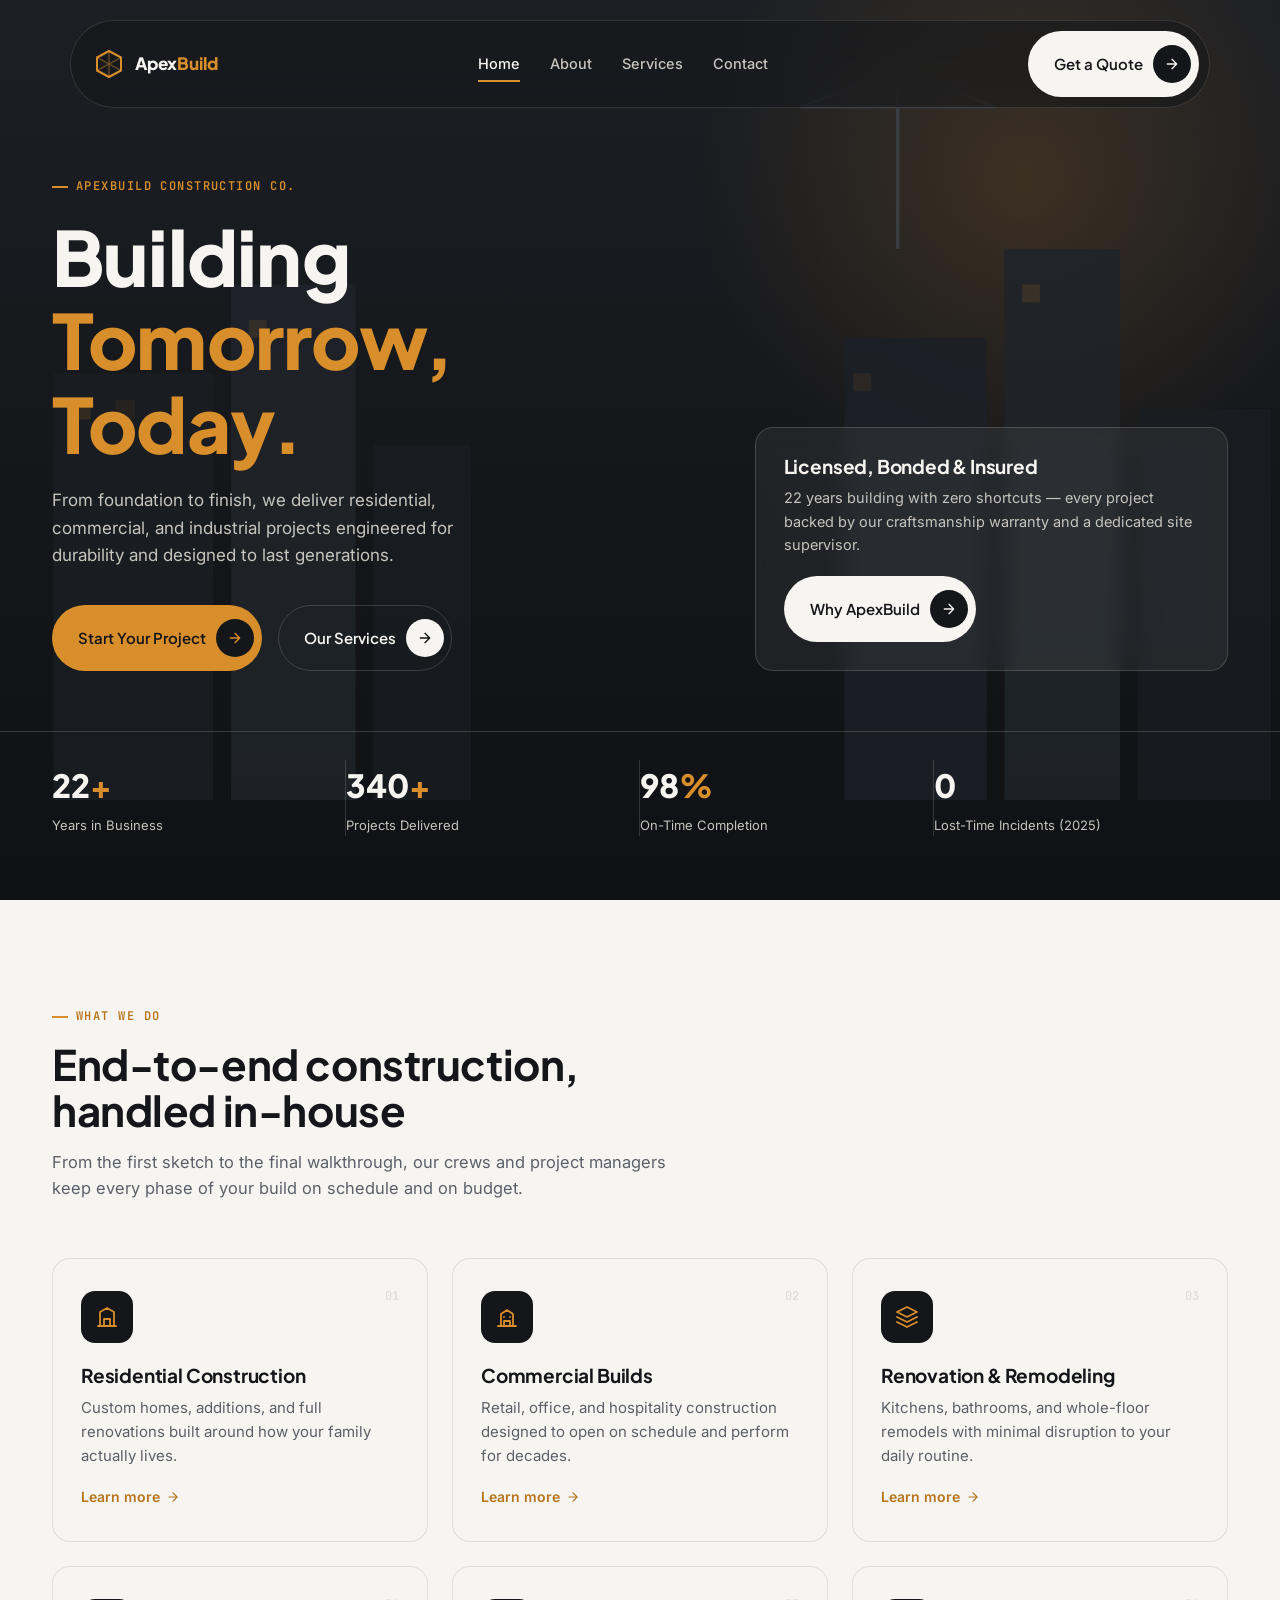
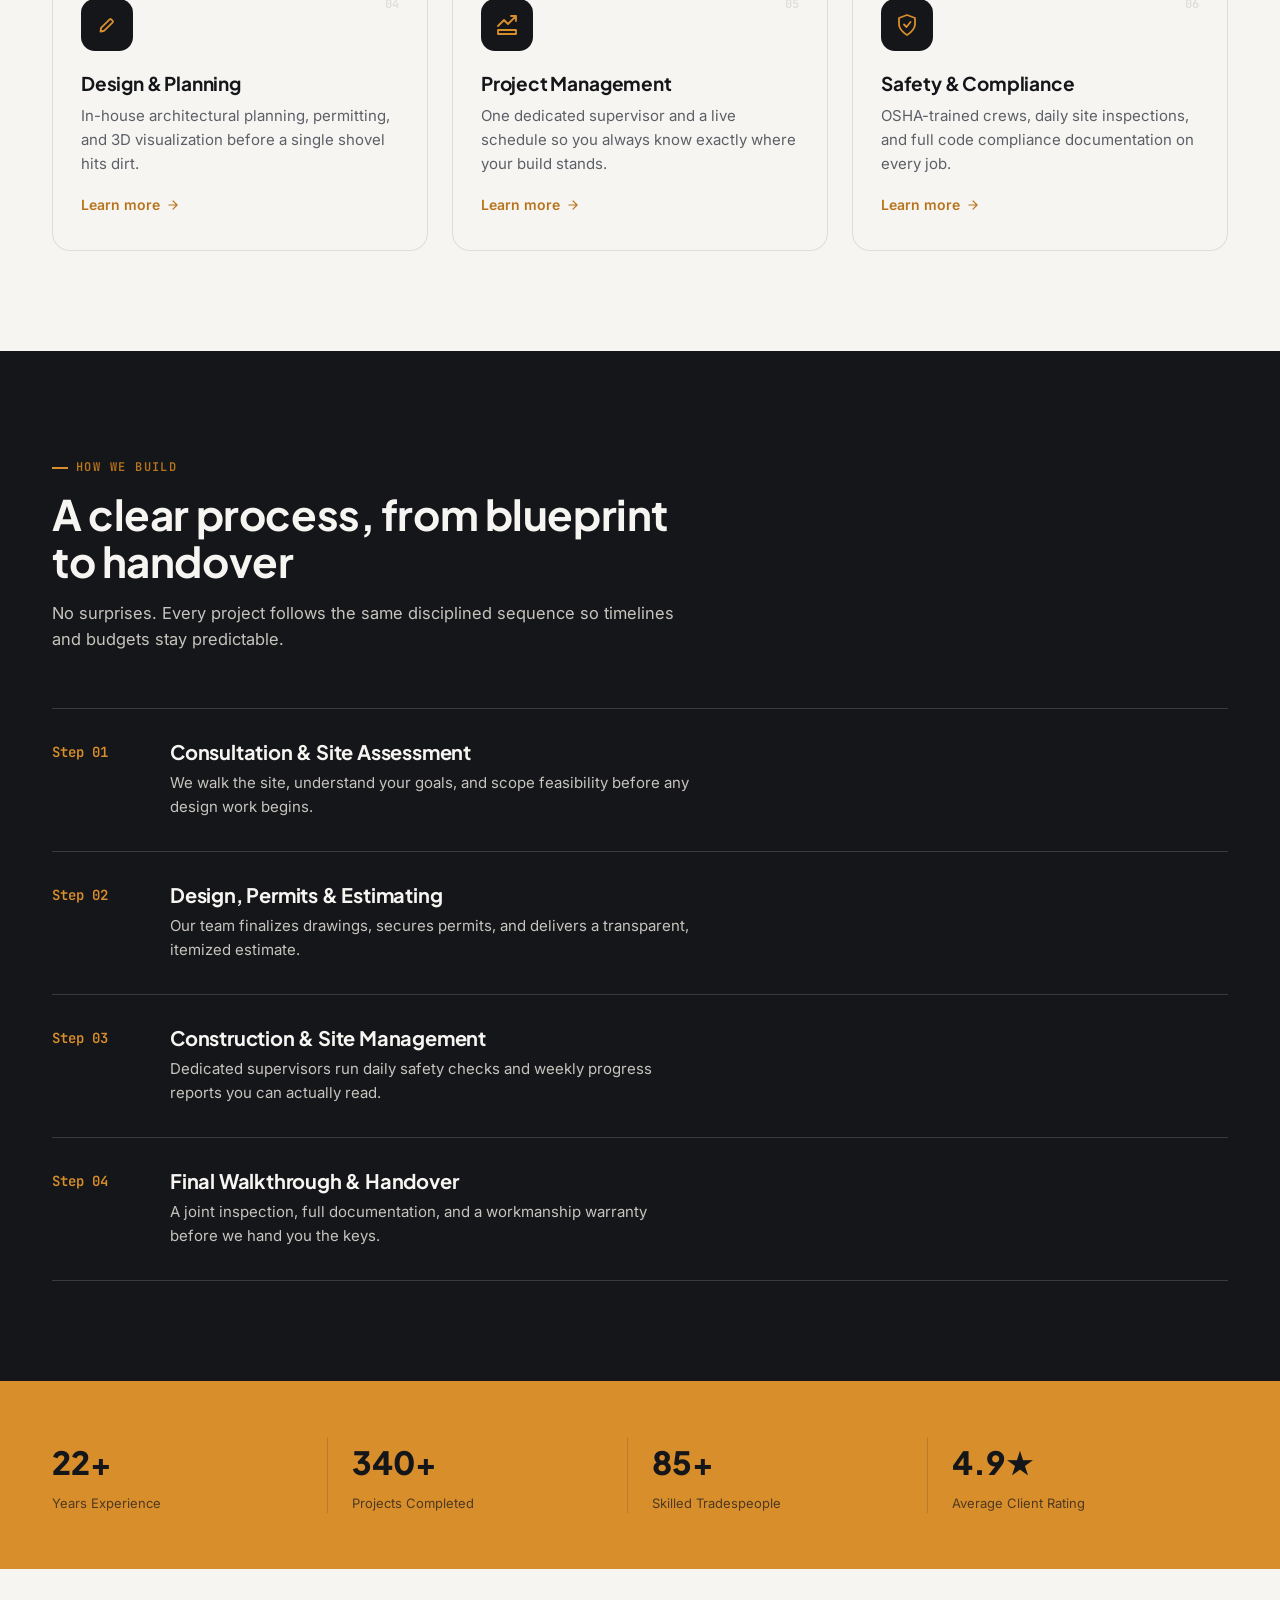
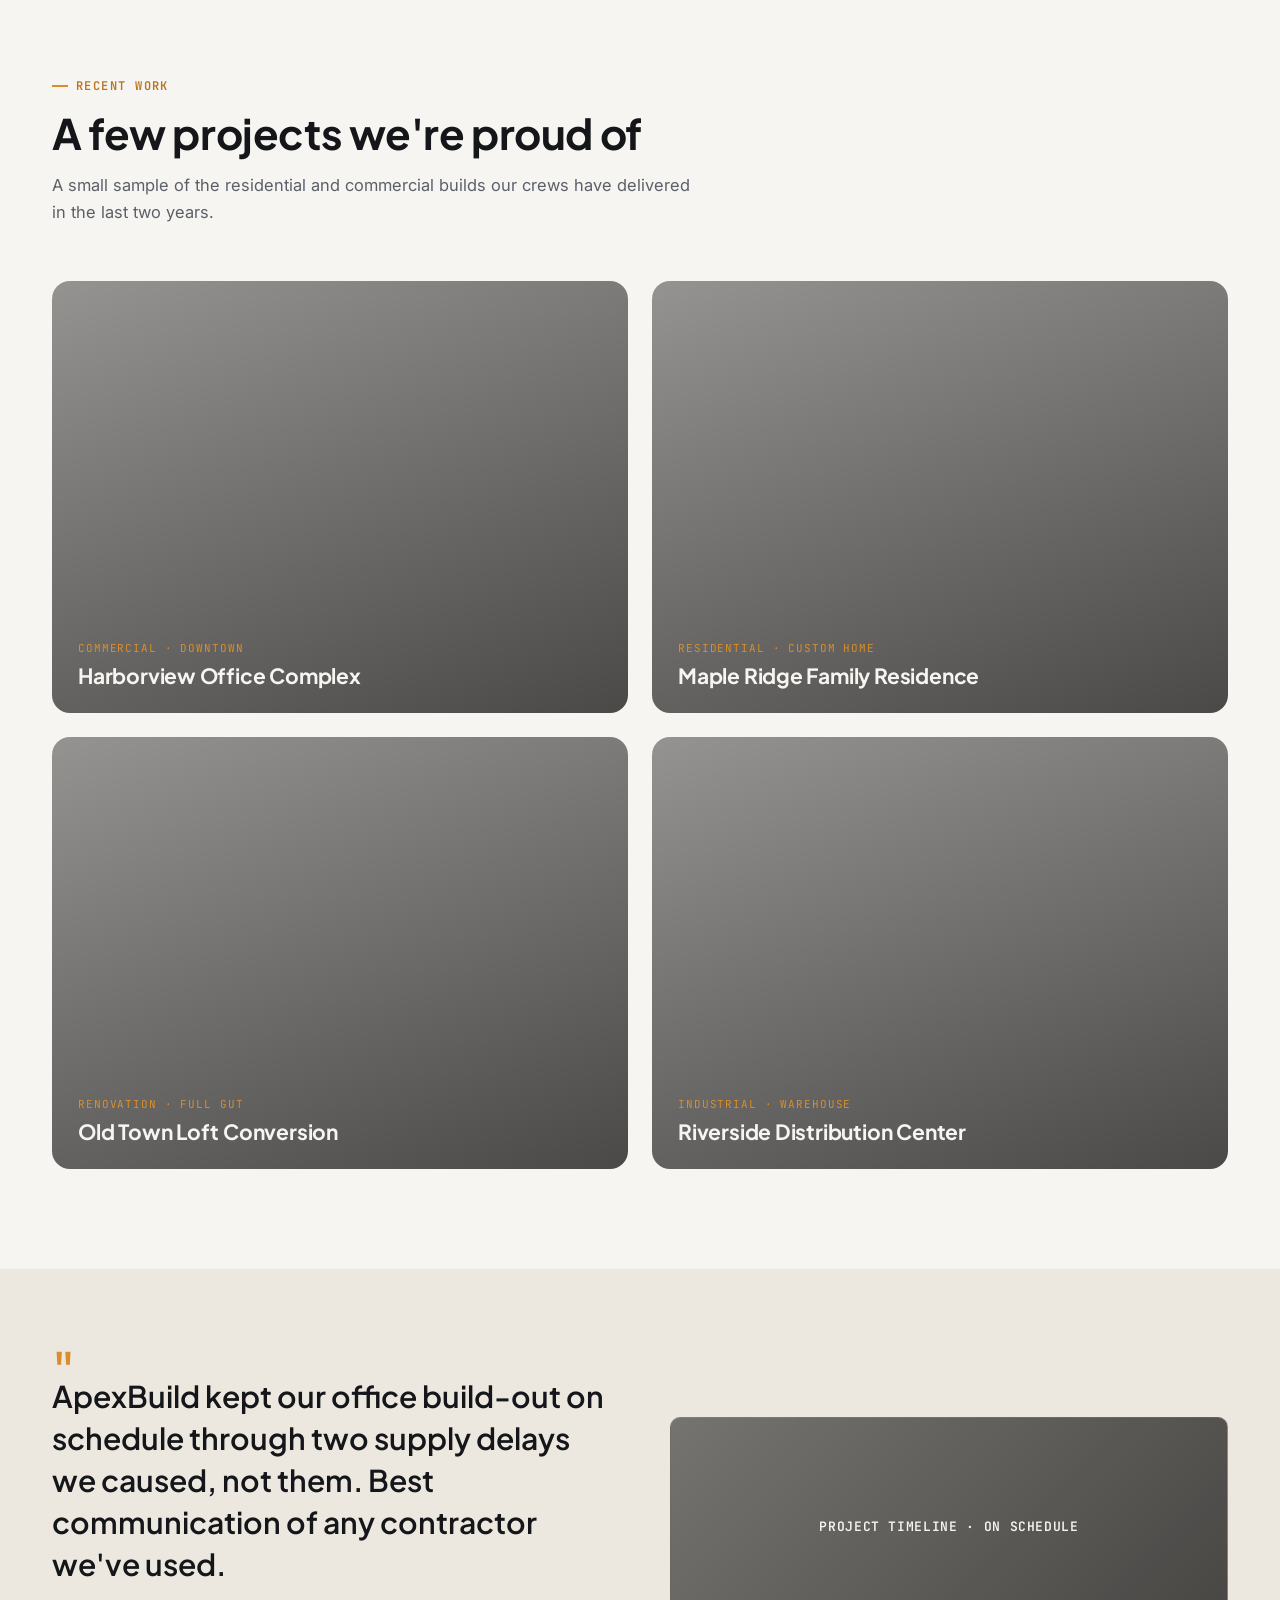
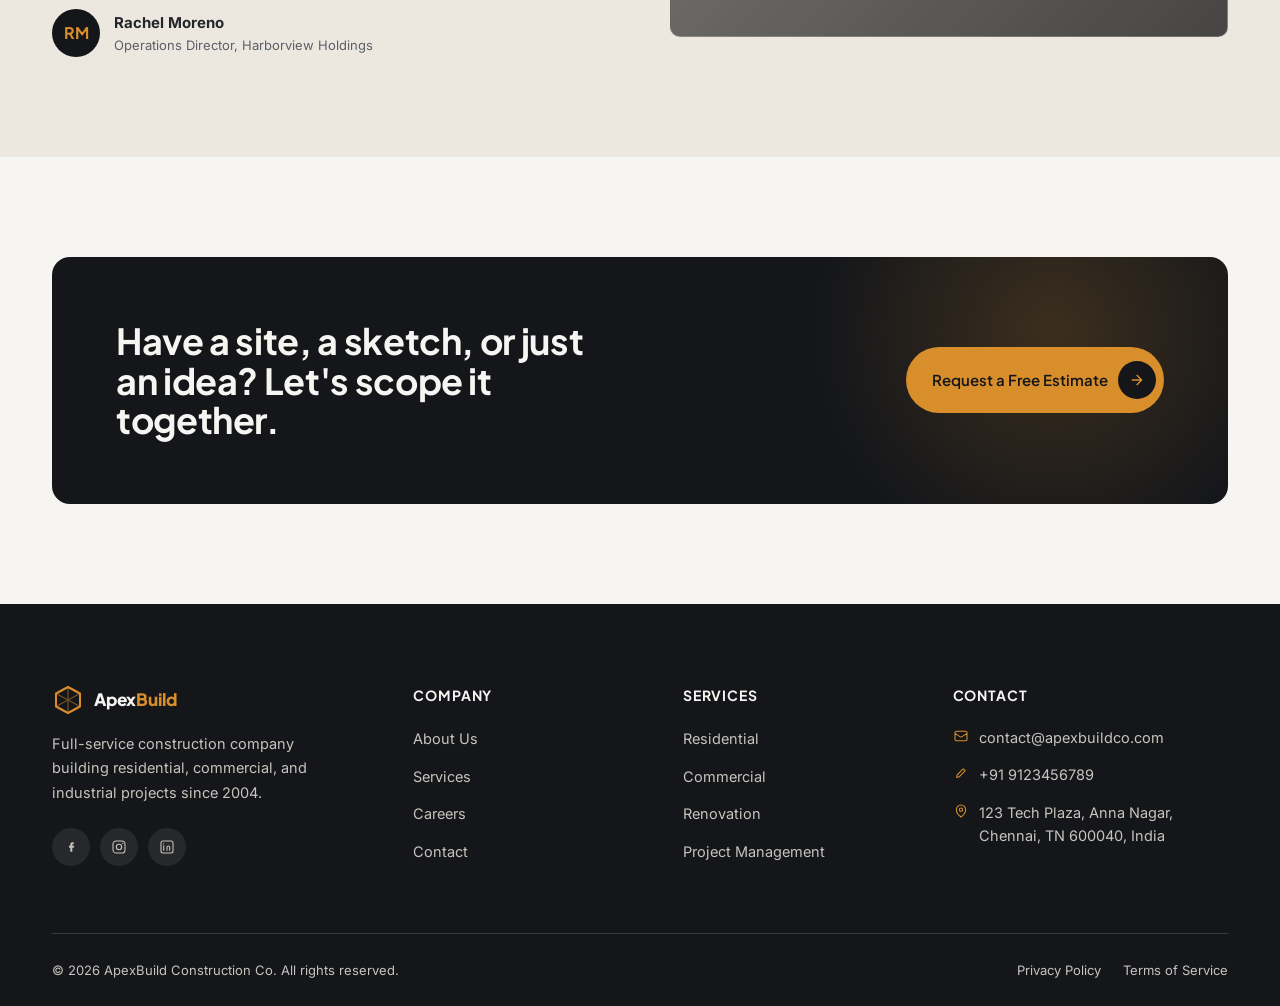
<file: index.html>
<!DOCTYPE html>
<html lang="en">
<head>
  <meta charset="UTF-8">
  <meta name="viewport" content="width=device-width, initial-scale=1.0">
  <title>ApexBuild Construction | Building Tomorrow, Today</title>
  <meta name="description" content="ApexBuild Construction delivers residential, commercial, and industrial construction projects with precision, safety, and craftsmanship.">
  <link rel="preconnect" href="https://fonts.googleapis.com">
  <link href="https://fonts.googleapis.com/css2?family=Plus+Jakarta+Sans:wght@500;600;700;800&family=Inter:wght@400;500;600&family=JetBrains+Mono:wght@500;600&display=swap" rel="stylesheet">
  <link rel="stylesheet" href="css/style.css">
</head>
<body>
  <div id="page-root">
    

  <!-- ========== NAVIGATION ========== -->
  <div class="nav-wrap">
    <nav class="nav">
      <a href="index.html" class="nav-logo">
        <span class="mark">
          <svg viewBox="0 0 32 32" fill="none" xmlns="http://www.w3.org/2000/svg">
            <path d="M16 3L28 9.5V22.5L16 29L4 22.5V9.5L16 3Z" stroke="#D98E2C" stroke-width="2" stroke-linejoin="round"/>
            <path d="M16 3V29M4 9.5L28 22.5M28 9.5L4 22.5" stroke="#D98E2C" stroke-width="1.2" opacity="0.5"/>
          </svg>
        </span>
        <span class="name">Apex<span>Build</span></span>
      </a>
      <div class="nav-links">
        <a href="index.html" class="active">Home</a>
        <a href="about.html">About</a>
        <a href="services.html">Services</a>
        <a href="contact.html">Contact</a>
      </div>
      <div class="nav-cta">
        <a href="contact.html" class="btn btn-light">
          <span>Get a Quote</span>
          <span class="btn-arrow">
            <svg viewBox="0 0 24 24" fill="none"><path d="M5 12H19M19 12L12 5M19 12L12 19" stroke="currentColor" stroke-width="2" stroke-linecap="round" stroke-linejoin="round"/></svg>
          </span>
        </a>
      </div>
      <button class="nav-toggle" aria-label="Open menu">
        <svg viewBox="0 0 24 24" fill="none"><path d="M4 6H20M4 12H20M4 18H20" stroke="currentColor" stroke-width="2" stroke-linecap="round"/></svg>
      </button>
    </nav>
  </div>

  <!-- ========== MOBILE MENU ========== -->
  <div class="mobile-menu">
    <button class="mobile-close" aria-label="Close menu">
      <svg viewBox="0 0 24 24" fill="none"><path d="M6 6L18 18M6 18L18 6" stroke="currentColor" stroke-width="2" stroke-linecap="round"/></svg>
    </button>
    <a href="index.html" class="active">Home</a>
    <a href="about.html">About</a>
    <a href="services.html">Services</a>
    <a href="contact.html">Contact</a>
  </div>

  <!-- ========== HERO ========== -->
  <header class="hero">
    <div class="hero-glow" aria-hidden="true"></div>
    <svg class="hero-skyline" viewBox="0 0 1440 900" preserveAspectRatio="xMidYMax slice" fill="none" xmlns="http://www.w3.org/2000/svg" aria-hidden="true">
      <rect x="60" y="420" width="180" height="480" fill="#1a1d22"/>
      <rect x="260" y="320" width="140" height="580" fill="#20242a"/>
      <rect x="420" y="500" width="110" height="400" fill="#191c21"/>
      <rect x="950" y="380" width="160" height="520" fill="#1c2026"/>
      <rect x="1130" y="280" width="130" height="620" fill="#20242a"/>
      <rect x="1280" y="460" width="150" height="440" fill="#191c21"/>
      <g opacity="0.5">
        <rect x="80" y="450" width="22" height="22" fill="#D98E2C" opacity="0.3"/>
        <rect x="130" y="450" width="22" height="22" fill="#D98E2C" opacity="0.15"/>
        <rect x="280" y="360" width="20" height="20" fill="#D98E2C" opacity="0.25"/>
        <rect x="960" y="420" width="20" height="20" fill="#D98E2C" opacity="0.2"/>
        <rect x="1150" y="320" width="20" height="20" fill="#D98E2C" opacity="0.3"/>
      </g>
      <line x1="1010" y1="280" x2="1010" y2="80" stroke="#3a4148" stroke-width="4"/>
      <line x1="900" y1="120" x2="1120" y2="120" stroke="#3a4148" stroke-width="4"/>
      <line x1="1010" y1="80" x2="900" y2="120" stroke="#3a4148" stroke-width="3"/>
      <line x1="1010" y1="80" x2="1120" y2="120" stroke="#3a4148" stroke-width="3"/>
    </svg>

    <div class="hero-content container">
      <div class="hero-grid">
        <div>
          <span class="eyebrow hero-eyebrow">ApexBuild Construction Co.</span>
          <h1>Building
            <span class="accent">Tomorrow, Today.</span>
          </h1>
          <p class="hero-sub">From foundation to finish, we deliver residential, commercial, and industrial projects engineered for durability and designed to last generations.</p>
          <div class="hero-actions">
            <a href="contact.html" class="btn btn-amber">
              <span>Start Your Project</span>
              <span class="btn-arrow">
                <svg viewBox="0 0 24 24" fill="none"><path d="M5 12H19M19 12L12 5M19 12L12 19" stroke="currentColor" stroke-width="2" stroke-linecap="round" stroke-linejoin="round"/></svg>
              </span>
            </a>
            <a href="services.html" class="btn btn-outline">
              <span>Our Services</span>
              <span class="btn-arrow">
                <svg viewBox="0 0 24 24" fill="none"><path d="M5 12H19M19 12L12 5M19 12L12 19" stroke="currentColor" stroke-width="2" stroke-linecap="round" stroke-linejoin="round"/></svg>
              </span>
            </a>
          </div>
        </div>

        <div class="hero-card">
          <h3>Licensed, Bonded &amp; Insured</h3>
          <p>22 years building with zero shortcuts — every project backed by our craftsmanship warranty and a dedicated site supervisor.</p>
          <a href="about.html" class="btn btn-light">
            <span>Why ApexBuild</span>
            <span class="btn-arrow">
              <svg viewBox="0 0 24 24" fill="none"><path d="M5 12H19M19 12L12 5M19 12L12 19" stroke="currentColor" stroke-width="2" stroke-linecap="round" stroke-linejoin="round"/></svg>
            </span>
          </a>
        </div>
      </div>
    </div>

    <div class="hero-stats">
      <div class="container">
        <div class="stat">
          <div class="num">22<span class="unit">+</span></div>
          <div class="label">Years in Business</div>
        </div>
        <div class="stat">
          <div class="num">340<span class="unit">+</span></div>
          <div class="label">Projects Delivered</div>
        </div>
        <div class="stat">
          <div class="num">98<span class="unit">%</span></div>
          <div class="label">On-Time Completion</div>
        </div>
        <div class="stat">
          <div class="num">0<span class="unit"></span></div>
          <div class="label">Lost-Time Incidents (2025)</div>
        </div>
      </div>
    </div>
  </header>

  <!-- ========== SERVICES OVERVIEW ========== -->
  <section>
    <div class="container">
      <div class="section-head reveal">
        <span class="eyebrow">What We Do</span>
        <h2>End-to-end construction, handled in-house</h2>
        <p>From the first sketch to the final walkthrough, our crews and project managers keep every phase of your build on schedule and on budget.</p>
      </div>

      <div class="services-grid">
        <div class="service-card reveal">
          <span class="num">01</span>
          <div class="service-icon">
            <svg viewBox="0 0 24 24" fill="none"><path d="M3 21H21M5 21V7L12 3L19 7V21M9 21V14H15V21" stroke="currentColor" stroke-width="1.8" stroke-linecap="round" stroke-linejoin="round"/></svg>
          </div>
          <h3>Residential Construction</h3>
          <p>Custom homes, additions, and full renovations built around how your family actually lives.</p>
          <a href="services.html" class="service-link">Learn more
            <svg viewBox="0 0 24 24" fill="none"><path d="M5 12H19M19 12L12 5M19 12L12 19" stroke="currentColor" stroke-width="2" stroke-linecap="round" stroke-linejoin="round"/></svg>
          </a>
        </div>

        <div class="service-card reveal">
          <span class="num">02</span>
          <div class="service-icon">
            <svg viewBox="0 0 24 24" fill="none"><path d="M3 21H21M6 21V9L12 5L18 9V21M9 21V16H15V21M9 12H9.01M15 12H15.01" stroke="currentColor" stroke-width="1.8" stroke-linecap="round" stroke-linejoin="round"/></svg>
          </div>
          <h3>Commercial Builds</h3>
          <p>Retail, office, and hospitality construction designed to open on schedule and perform for decades.</p>
          <a href="services.html" class="service-link">Learn more
            <svg viewBox="0 0 24 24" fill="none"><path d="M5 12H19M19 12L12 5M19 12L12 19" stroke="currentColor" stroke-width="2" stroke-linecap="round" stroke-linejoin="round"/></svg>
          </a>
        </div>

        <div class="service-card reveal">
          <span class="num">03</span>
          <div class="service-icon">
            <svg viewBox="0 0 24 24" fill="none"><path d="M12 2L2 7L12 12L22 7L12 2Z" stroke="currentColor" stroke-width="1.8" stroke-linecap="round" stroke-linejoin="round"/><path d="M2 17L12 22L22 17M2 12L12 17L22 12" stroke="currentColor" stroke-width="1.8" stroke-linecap="round" stroke-linejoin="round"/></svg>
          </div>
          <h3>Renovation &amp; Remodeling</h3>
          <p>Kitchens, bathrooms, and whole-floor remodels with minimal disruption to your daily routine.</p>
          <a href="services.html" class="service-link">Learn more
            <svg viewBox="0 0 24 24" fill="none"><path d="M5 12H19M19 12L12 5M19 12L12 19" stroke="currentColor" stroke-width="2" stroke-linecap="round" stroke-linejoin="round"/></svg>
          </a>
        </div>

        <div class="service-card reveal">
          <span class="num">04</span>
          <div class="service-icon">
            <svg viewBox="0 0 24 24" fill="none"><path d="M14.7 6.3C15.1 5.9 15.7 5.9 16.1 6.3L17.7 7.9C18.1 8.3 18.1 8.9 17.7 9.3L9.3 17.7C9.1 17.9 8.9 18 8.6 18L5.5 18.5L6 15.4C6 15.1 6.1 14.9 6.3 14.7L14.7 6.3Z" stroke="currentColor" stroke-width="1.8" stroke-linecap="round" stroke-linejoin="round"/></svg>
          </div>
          <h3>Design &amp; Planning</h3>
          <p>In-house architectural planning, permitting, and 3D visualization before a single shovel hits dirt.</p>
          <a href="services.html" class="service-link">Learn more
            <svg viewBox="0 0 24 24" fill="none"><path d="M5 12H19M19 12L12 5M19 12L12 19" stroke="currentColor" stroke-width="2" stroke-linecap="round" stroke-linejoin="round"/></svg>
          </a>
        </div>

        <div class="service-card reveal">
          <span class="num">05</span>
          <div class="service-icon">
            <svg viewBox="0 0 24 24" fill="none"><path d="M3 13L9 7L13 11L21 3M21 3H16M21 3V8" stroke="currentColor" stroke-width="1.8" stroke-linecap="round" stroke-linejoin="round"/><path d="M3 17H21V21H3V17Z" stroke="currentColor" stroke-width="1.8" stroke-linejoin="round"/></svg>
          </div>
          <h3>Project Management</h3>
          <p>One dedicated supervisor and a live schedule so you always know exactly where your build stands.</p>
          <a href="services.html" class="service-link">Learn more
            <svg viewBox="0 0 24 24" fill="none"><path d="M5 12H19M19 12L12 5M19 12L12 19" stroke="currentColor" stroke-width="2" stroke-linecap="round" stroke-linejoin="round"/></svg>
          </a>
        </div>

        <div class="service-card reveal">
          <span class="num">06</span>
          <div class="service-icon">
            <svg viewBox="0 0 24 24" fill="none"><path d="M12 22C12 22 20 17.5 20 11V5L12 2L4 5V11C4 17.5 12 22 12 22Z" stroke="currentColor" stroke-width="1.8" stroke-linejoin="round"/><path d="M9 11.5L11.5 14L15.5 9" stroke="currentColor" stroke-width="1.8" stroke-linecap="round" stroke-linejoin="round"/></svg>
          </div>
          <h3>Safety &amp; Compliance</h3>
          <p>OSHA-trained crews, daily site inspections, and full code compliance documentation on every job.</p>
          <a href="services.html" class="service-link">Learn more
            <svg viewBox="0 0 24 24" fill="none"><path d="M5 12H19M19 12L12 5M19 12L12 19" stroke="currentColor" stroke-width="2" stroke-linecap="round" stroke-linejoin="round"/></svg>
          </a>
        </div>
      </div>
    </div>
  </section>

  <!-- ========== PROCESS (dark band) ========== -->
  <section class="dark-section">
    <div class="container">
      <div class="section-head reveal">
        <span class="eyebrow">How We Build</span>
        <h2>A clear process, from blueprint to handover</h2>
        <p>No surprises. Every project follows the same disciplined sequence so timelines and budgets stay predictable.</p>
      </div>

      <div class="process-list">
        <div class="process-item reveal">
          <span class="process-num">Step 01</span>
          <div>
            <h4>Consultation &amp; Site Assessment</h4>
            <p>We walk the site, understand your goals, and scope feasibility before any design work begins.</p>
          </div>
        </div>
        <div class="process-item reveal">
          <span class="process-num">Step 02</span>
          <div>
            <h4>Design, Permits &amp; Estimating</h4>
            <p>Our team finalizes drawings, secures permits, and delivers a transparent, itemized estimate.</p>
          </div>
        </div>
        <div class="process-item reveal">
          <span class="process-num">Step 03</span>
          <div>
            <h4>Construction &amp; Site Management</h4>
            <p>Dedicated supervisors run daily safety checks and weekly progress reports you can actually read.</p>
          </div>
        </div>
        <div class="process-item reveal">
          <span class="process-num">Step 04</span>
          <div>
            <h4>Final Walkthrough &amp; Handover</h4>
            <p>A joint inspection, full documentation, and a workmanship warranty before we hand you the keys.</p>
          </div>
        </div>
      </div>
    </div>
  </section>

  <!-- ========== STATS BAND (amber) ========== -->
  <section class="stats-band">
    <div class="container">
      <div class="stat">
        <div class="num">22+</div>
        <div class="label">Years Experience</div>
      </div>
      <div class="stat">
        <div class="num">340+</div>
        <div class="label">Projects Completed</div>
      </div>
      <div class="stat">
        <div class="num">85+</div>
        <div class="label">Skilled Tradespeople</div>
      </div>
      <div class="stat">
        <div class="num">4.9★</div>
        <div class="label">Average Client Rating</div>
      </div>
    </div>
  </section>

  <!-- ========== FEATURED PROJECTS ========== -->
  <section>
    <div class="container">
      <div class="section-head reveal">
        <span class="eyebrow">Recent Work</span>
        <h2>A few projects we're proud of</h2>
        <p>A small sample of the residential and commercial builds our crews have delivered in the last two years.</p>
      </div>

      <div class="project-grid">
        <div class="project-card pc-1 reveal">
          <div class="pc-content">
            <span class="pc-tag">Commercial · Downtown</span>
            <h4>Harborview Office Complex</h4>
          </div>
        </div>
        <div class="project-card pc-2 reveal">
          <div class="pc-content">
            <span class="pc-tag">Residential · Custom Home</span>
            <h4>Maple Ridge Family Residence</h4>
          </div>
        </div>
        <div class="project-card pc-3 reveal">
          <div class="pc-content">
            <span class="pc-tag">Renovation · Full Gut</span>
            <h4>Old Town Loft Conversion</h4>
          </div>
        </div>
        <div class="project-card pc-4 reveal">
          <div class="pc-content">
            <span class="pc-tag">Industrial · Warehouse</span>
            <h4>Riverside Distribution Center</h4>
          </div>
        </div>
      </div>
    </div>
  </section>

  <!-- ========== TESTIMONIAL ========== -->
  <section class="dim-section">
    <div class="container">
      <div class="testimonial-wrap reveal">
        <div>
          <p class="testimonial-quote">
            <span class="quote-mark">"</span>
            ApexBuild kept our office build-out on schedule through two supply delays we caused, not them. Best communication of any contractor we've used.
          </p>
          <div class="testimonial-attr">
            <div class="testimonial-avatar">RM</div>
            <div>
              <div class="name">Rachel Moreno</div>
              <div class="role">Operations Director, Harborview Holdings</div>
            </div>
          </div>
        </div>
        <div>
          <div class="contact-map-strip" style="height: 220px;">PROJECT TIMELINE · ON SCHEDULE</div>
        </div>
      </div>
    </div>
  </section>

  <!-- ========== CTA BAND ========== -->
  <section>
    <div class="container">
      <div class="cta-band reveal">
        <h2>Have a site, a sketch, or just an idea? Let's scope it together.</h2>
        <div class="cta-actions">
          <a href="contact.html" class="btn btn-amber">
            <span>Request a Free Estimate</span>
            <span class="btn-arrow">
              <svg viewBox="0 0 24 24" fill="none"><path d="M5 12H19M19 12L12 5M19 12L12 19" stroke="currentColor" stroke-width="2" stroke-linecap="round" stroke-linejoin="round"/></svg>
            </span>
          </a>
        </div>
      </div>
    </div>
  </section>

  <!-- ========== FOOTER ========== -->
  <footer>
    <div class="container">
      <div class="footer-top">
        <div class="footer-brand">
          <a href="index.html" class="nav-logo">
            <span class="mark">
              <svg viewBox="0 0 32 32" fill="none" xmlns="http://www.w3.org/2000/svg">
                <path d="M16 3L28 9.5V22.5L16 29L4 22.5V9.5L16 3Z" stroke="#D98E2C" stroke-width="2" stroke-linejoin="round"/>
                <path d="M16 3V29M4 9.5L28 22.5M28 9.5L4 22.5" stroke="#D98E2C" stroke-width="1.2" opacity="0.5"/>
              </svg>
            </span>
            <span class="name">Apex<span>Build</span></span>
          </a>
          <p>Full-service construction company building residential, commercial, and industrial projects since 2004.</p>
          <div class="footer-socials">
            <a href="#" aria-label="Facebook"><svg viewBox="0 0 24 24" fill="none"><path d="M14 8H16V5H14C12.3 5 11 6.3 11 8V10H9V13H11V19H14V13H16L17 10H14V8Z" fill="currentColor"/></svg></a>
            <a href="#" aria-label="Instagram"><svg viewBox="0 0 24 24" fill="none"><rect x="3" y="3" width="18" height="18" rx="5" stroke="currentColor" stroke-width="1.6"/><circle cx="12" cy="12" r="4" stroke="currentColor" stroke-width="1.6"/><circle cx="17.5" cy="6.5" r="1" fill="currentColor"/></svg></a>
            <a href="#" aria-label="LinkedIn"><svg viewBox="0 0 24 24" fill="none"><rect x="3" y="3" width="18" height="18" rx="3" stroke="currentColor" stroke-width="1.6"/><path d="M7 10V17M7 7V7.5M12 17V12.5C12 11.5 12.8 10.5 14 10.5C15.2 10.5 16 11.5 16 12.5V17" stroke="currentColor" stroke-width="1.6" stroke-linecap="round"/></svg></a>
          </div>
        </div>
        <div class="footer-col">
          <h5>Company</h5>
          <ul>
            <li><a href="about.html">About Us</a></li>
            <li><a href="services.html">Services</a></li>
            <li><a href="contact.html">Careers</a></li>
            <li><a href="contact.html">Contact</a></li>
          </ul>
        </div>
        <div class="footer-col">
          <h5>Services</h5>
          <ul>
            <li><a href="services.html">Residential</a></li>
            <li><a href="services.html">Commercial</a></li>
            <li><a href="services.html">Renovation</a></li>
            <li><a href="services.html">Project Management</a></li>
          </ul>
        </div>
        <div class="footer-col">
          <h5>Contact</h5>
          <div class="contact-line">
            <svg viewBox="0 0 24 24" fill="none"><path d="M3 8L10.9 13.3C11.6 13.7 12.4 13.7 13.1 13.3L21 8M5 19H19C20.1 19 21 18.1 21 17V7C21 5.9 20.1 5 19 5H5C3.9 5 3 5.9 3 7V17C3 18.1 3.9 19 5 19Z" stroke="currentColor" stroke-width="1.6"/></svg>
            <span>contact@apexbuildco.com</span>
          </div>
          <div class="contact-line">
            <svg viewBox="0 0 24 24" fill="none"><path d="M14.7 6.3C15.1 5.9 15.7 5.9 16.1 6.3L17.7 7.9C18.1 8.3 18.1 8.9 17.7 9.3L9.3 17.7C9.1 17.9 8.9 18 8.6 18L5.5 18.5L6 15.4C6 15.1 6.1 14.9 6.3 14.7L14.7 6.3Z" stroke="currentColor" stroke-width="1.6"/></svg>
            <span>+91 9123456789</span>
          </div>
          <div class="contact-line">
            <svg viewBox="0 0 24 24" fill="none"><path d="M12 21C12 21 19 15.5 19 10A7 7 0 0 0 5 10C5 15.5 12 21 12 21Z" stroke="currentColor" stroke-width="1.6"/><circle cx="12" cy="10" r="2.5" stroke="currentColor" stroke-width="1.6"/></svg>
            <span>123 Tech Plaza, Anna Nagar, Chennai, TN 600040, India</span>
          </div>
        </div>
      </div>
      <div class="footer-bottom">
        <span>© 2026 ApexBuild Construction Co. All rights reserved.</span>
        <div class="footer-legal">
          <a href="#">Privacy Policy</a>
          <a href="#">Terms of Service</a>
        </div>
      </div>
    </div>
  </footer>

  <button class="back-to-top" aria-label="Back to top">
    <svg viewBox="0 0 24 24" fill="none"><path d="M12 19V5M12 5L5 12M12 5L19 12" stroke="currentColor" stroke-width="2" stroke-linecap="round" stroke-linejoin="round"/></svg>
  </button>

  </div>
  <!-- /#page-root -->

  <script src="js/main.js"></script>
</body>
</html>
</file>
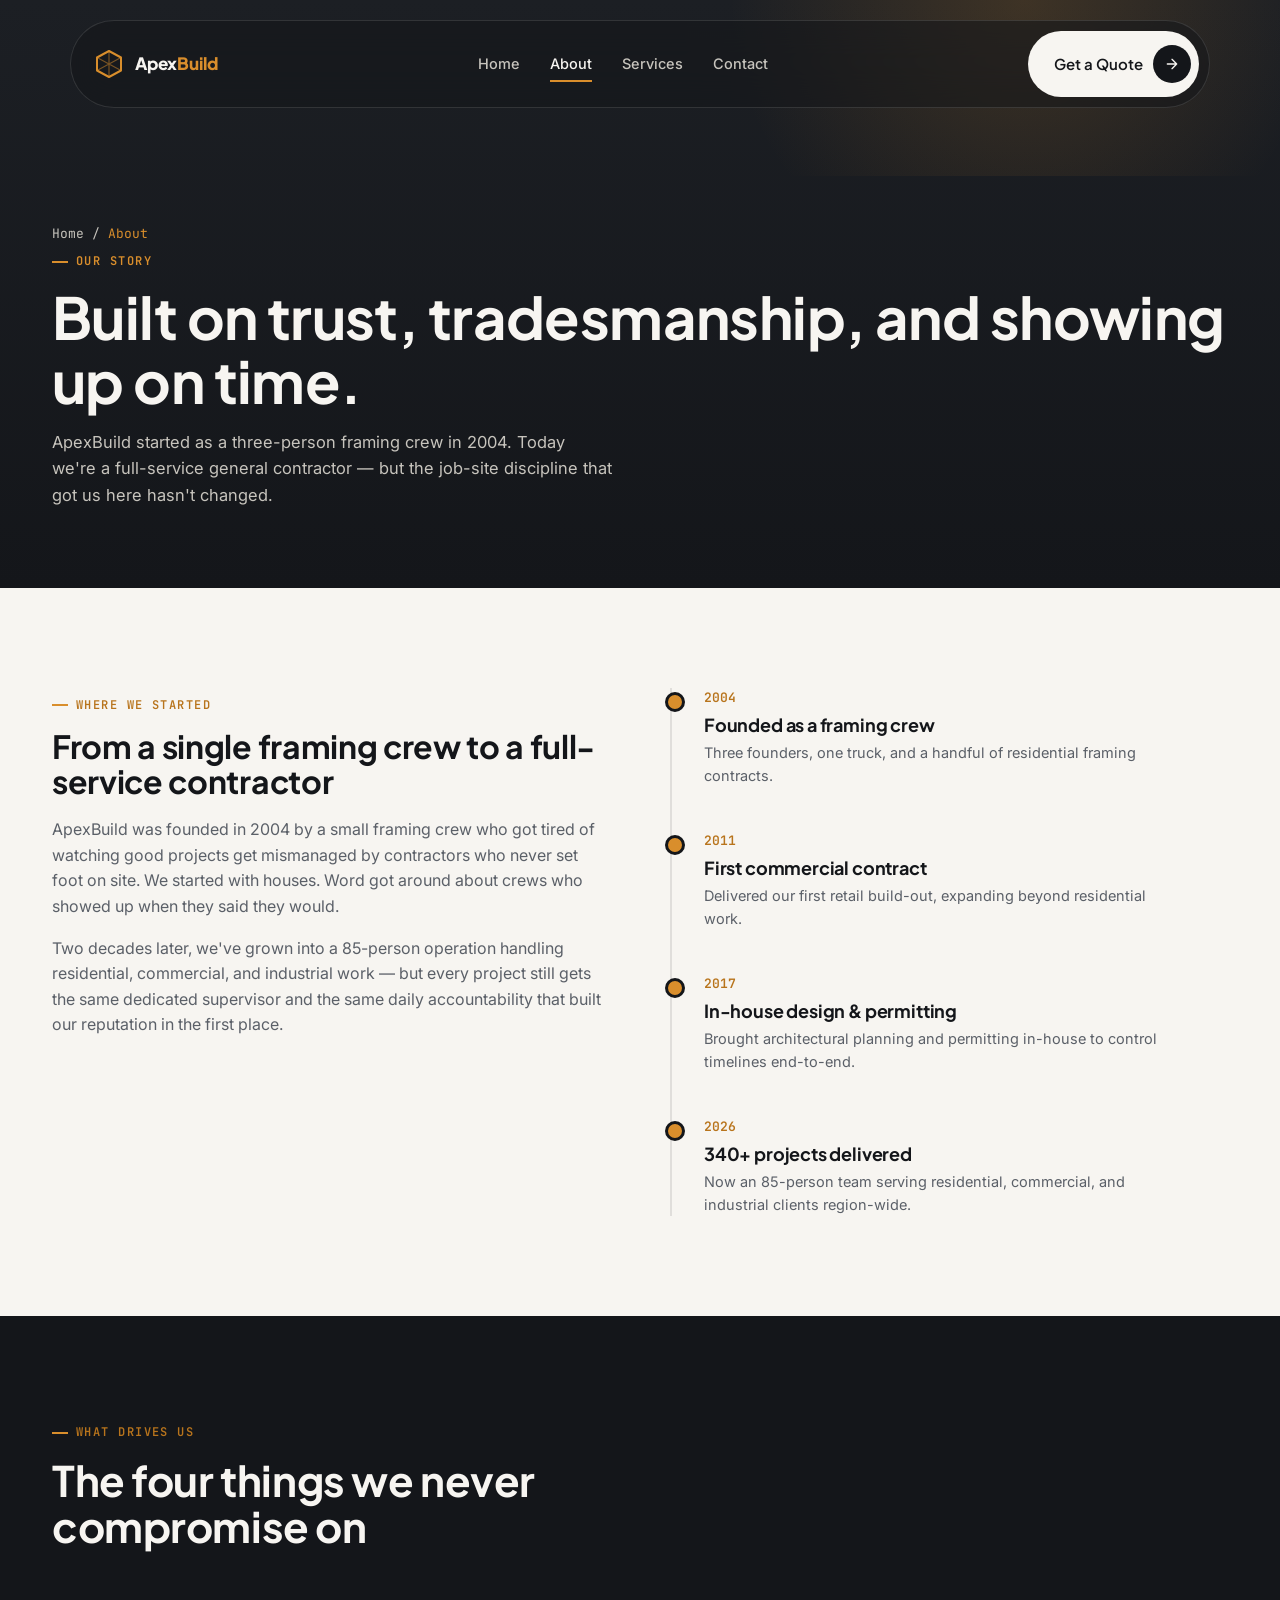
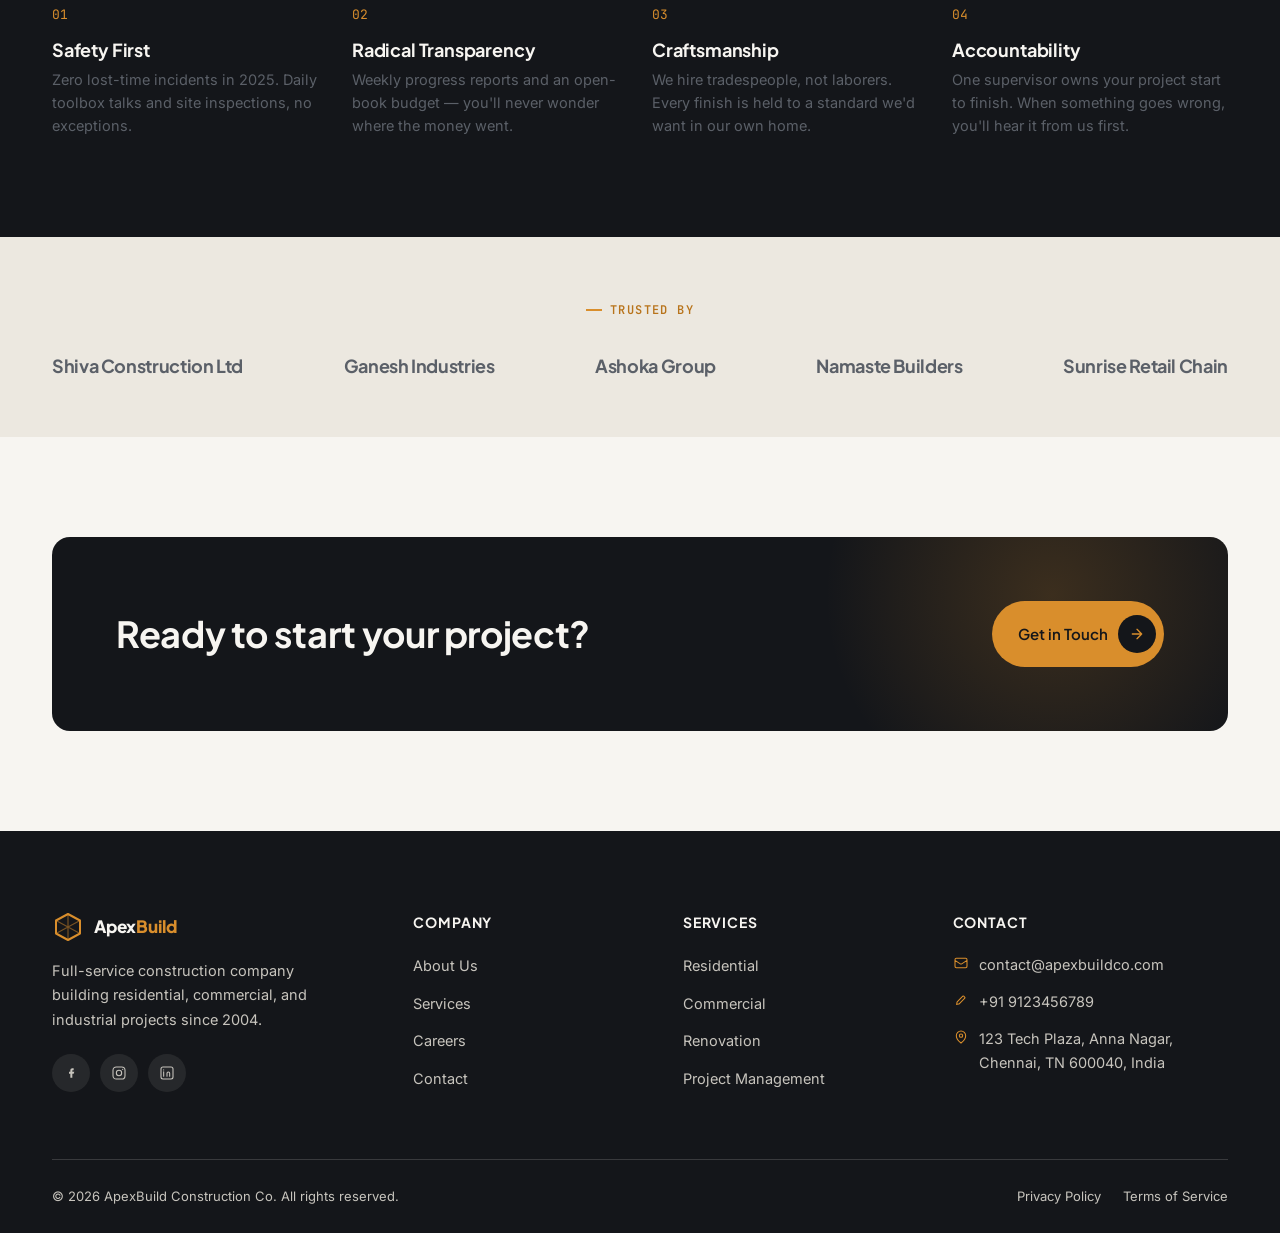
<file: about.html>
<!DOCTYPE html>
<html lang="en">
<head>
  <meta charset="UTF-8">
  <meta name="viewport" content="width=device-width, initial-scale=1.0">
  <title>About Us | ApexBuild Construction</title>
  <meta name="description" content="Learn about ApexBuild Construction's history, leadership team, and the values that guide every project we build.">
  <link rel="preconnect" href="https://fonts.googleapis.com">
  <link href="https://fonts.googleapis.com/css2?family=Plus+Jakarta+Sans:wght@500;600;700;800&family=Inter:wght@400;500;600&family=JetBrains+Mono:wght@500;600&display=swap" rel="stylesheet">
  <link rel="stylesheet" href="css/style.css">
</head>
<body>
  <div id="page-root">

  <!-- ========== NAVIGATION ========== -->
  <div class="nav-wrap">
    <nav class="nav">
      <a href="index.html" class="nav-logo">
        <span class="mark">
          <svg viewBox="0 0 32 32" fill="none" xmlns="http://www.w3.org/2000/svg">
            <path d="M16 3L28 9.5V22.5L16 29L4 22.5V9.5L16 3Z" stroke="#D98E2C" stroke-width="2" stroke-linejoin="round"/>
            <path d="M16 3V29M4 9.5L28 22.5M28 9.5L4 22.5" stroke="#D98E2C" stroke-width="1.2" opacity="0.5"/>
          </svg>
        </span>
        <span class="name">Apex<span>Build</span></span>
      </a>
      <div class="nav-links">
        <a href="index.html">Home</a>
        <a href="about.html" class="active">About</a>
        <a href="services.html">Services</a>
        <a href="contact.html">Contact</a>
      </div>
      <div class="nav-cta">
        <a href="contact.html" class="btn btn-light">
          <span>Get a Quote</span>
          <span class="btn-arrow">
            <svg viewBox="0 0 24 24" fill="none"><path d="M5 12H19M19 12L12 5M19 12L12 19" stroke="currentColor" stroke-width="2" stroke-linecap="round" stroke-linejoin="round"/></svg>
          </span>
        </a>
      </div>
      <button class="nav-toggle" aria-label="Open menu">
        <svg viewBox="0 0 24 24" fill="none"><path d="M4 6H20M4 12H20M4 18H20" stroke="currentColor" stroke-width="2" stroke-linecap="round"/></svg>
      </button>
    </nav>
  </div>

  <!-- ========== MOBILE MENU ========== -->
  <div class="mobile-menu">
    <button class="mobile-close" aria-label="Close menu">
      <svg viewBox="0 0 24 24" fill="none"><path d="M6 6L18 18M6 18L18 6" stroke="currentColor" stroke-width="2" stroke-linecap="round"/></svg>
    </button>
    <a href="index.html">Home</a>
    <a href="about.html" class="active">About</a>
    <a href="services.html">Services</a>
    <a href="contact.html">Contact</a>
  </div>

  <!-- ========== PAGE HERO ========== -->
  <header class="page-hero">
    <div class="hero-glow" aria-hidden="true"></div>
    <div class="container">
      <div class="breadcrumb">
        <a href="index.html">Home</a> / <span class="current">About</span>
      </div>
      <span class="eyebrow">Our Story</span>
      <h1>Built on trust, tradesmanship, and showing up on time.</h1>
      <p>ApexBuild started as a three-person framing crew in 2004. Today we're a full-service general contractor — but the job-site discipline that got us here hasn't changed.</p>
    </div>
  </header>

  <!-- ========== COMPANY STORY ========== -->
  <section>
    <div class="container">
      <div class="testimonial-wrap reveal" style="align-items: start;">
        <div>
          <span class="eyebrow">Where We Started</span>
          <h2 style="font-size: 32px; margin-top: 14px; margin-bottom: 18px;">From a single framing crew to a full-service contractor</h2>
          <p style="color: var(--color-text-soft); margin-bottom: 16px;">ApexBuild was founded in 2004 by a small framing crew who got tired of watching good projects get mismanaged by contractors who never set foot on site. We started with houses. Word got around about crews who showed up when they said they would.</p>
          <p style="color: var(--color-text-soft);">Two decades later, we've grown into a 85-person operation handling residential, commercial, and industrial work — but every project still gets the same dedicated supervisor and the same daily accountability that built our reputation in the first place.</p>
        </div>
        <div class="timeline" style="border-left-color: var(--color-line);">
          <div class="timeline-item">
            <div class="timeline-year" style="color: var(--color-amber-dark);">2004</div>
            <h4 style="color: var(--color-ink);">Founded as a framing crew</h4>
            <p style="color: var(--color-text-soft);">Three founders, one truck, and a handful of residential framing contracts.</p>
          </div>
          <div class="timeline-item">
            <div class="timeline-year" style="color: var(--color-amber-dark);">2011</div>
            <h4 style="color: var(--color-ink);">First commercial contract</h4>
            <p style="color: var(--color-text-soft);">Delivered our first retail build-out, expanding beyond residential work.</p>
          </div>
          <div class="timeline-item">
            <div class="timeline-year" style="color: var(--color-amber-dark);">2017</div>
            <h4 style="color: var(--color-ink);">In-house design &amp; permitting</h4>
            <p style="color: var(--color-text-soft);">Brought architectural planning and permitting in-house to control timelines end-to-end.</p>
          </div>
          <div class="timeline-item" style="padding-bottom: 0;">
            <div class="timeline-year" style="color: var(--color-amber-dark);">2026</div>
            <h4 style="color: var(--color-ink);">340+ projects delivered</h4>
            <p style="color: var(--color-text-soft);">Now an 85-person team serving residential, commercial, and industrial clients region-wide.</p>
          </div>
        </div>
      </div>
    </div>
  </section>


  <!-- ========== VALUES ========== -->
  <section class="dark-section">
    <div class="container">
      <div class="section-head reveal">
        <span class="eyebrow">What Drives Us</span>
        <h2>The four things we never compromise on</h2>
      </div>
      <div class="values-grid">
        <div class="value-card reveal">
          <span class="v-num">01</span>
          <h4>Safety First</h4>
          <p>Zero lost-time incidents in 2025. Daily toolbox talks and site inspections, no exceptions.</p>
        </div>
        <div class="value-card reveal">
          <span class="v-num">02</span>
          <h4>Radical Transparency</h4>
          <p>Weekly progress reports and an open-book budget — you'll never wonder where the money went.</p>
        </div>
        <div class="value-card reveal">
          <span class="v-num">03</span>
          <h4>Craftsmanship</h4>
          <p>We hire tradespeople, not laborers. Every finish is held to a standard we'd want in our own home.</p>
        </div>
        <div class="value-card reveal">
          <span class="v-num">04</span>
          <h4>Accountability</h4>
          <p>One supervisor owns your project start to finish. When something goes wrong, you'll hear it from us first.</p>
        </div>
      </div>
    </div>
  </section>

  <!-- ========== LOGO STRIP ========== -->
  <section class="dim-section" style="padding: 56px 0;">
    <div class="container">
      <div class="section-head center reveal" style="margin-bottom: 32px;">
        <span class="eyebrow" style="justify-content: center;">Trusted By</span>
      </div>
      <div class="logo-strip reveal">
        <span>Shiva Construction Ltd</span>
        <span>Ganesh Industries</span>
        <span>Ashoka Group</span>
        <span>Namaste Builders</span>
        <span>Sunrise Retail Chain</span>
      </div>
    </div>
  </section>

  
  <!-- ========== CTA BAND ========== -->
  <section>
    <div class="container">
      <div class="cta-band reveal">
        <h2>Ready to start your project?</h2>
        <div class="cta-actions">
          <a href="contact.html" class="btn btn-amber">
            <span>Get in Touch</span>
            <span class="btn-arrow">
              <svg viewBox="0 0 24 24" fill="none"><path d="M5 12H19M19 12L12 5M19 12L12 19" stroke="currentColor" stroke-width="2" stroke-linecap="round" stroke-linejoin="round"/></svg>
            </span>
          </a>
        </div>
      </div>
    </div>
  </section>

  <!-- ========== FOOTER ========== -->
  <footer>
    <div class="container">
      <div class="footer-top">
        <div class="footer-brand">
          <a href="index.html" class="nav-logo">
            <span class="mark">
              <svg viewBox="0 0 32 32" fill="none" xmlns="http://www.w3.org/2000/svg">
                <path d="M16 3L28 9.5V22.5L16 29L4 22.5V9.5L16 3Z" stroke="#D98E2C" stroke-width="2" stroke-linejoin="round"/>
                <path d="M16 3V29M4 9.5L28 22.5M28 9.5L4 22.5" stroke="#D98E2C" stroke-width="1.2" opacity="0.5"/>
              </svg>
            </span>
            <span class="name">Apex<span>Build</span></span>
          </a>
          <p>Full-service construction company building residential, commercial, and industrial projects since 2004.</p>
          <div class="footer-socials">
            <a href="#" aria-label="Facebook"><svg viewBox="0 0 24 24" fill="none"><path d="M14 8H16V5H14C12.3 5 11 6.3 11 8V10H9V13H11V19H14V13H16L17 10H14V8Z" fill="currentColor"/></svg></a>
            <a href="#" aria-label="Instagram"><svg viewBox="0 0 24 24" fill="none"><rect x="3" y="3" width="18" height="18" rx="5" stroke="currentColor" stroke-width="1.6"/><circle cx="12" cy="12" r="4" stroke="currentColor" stroke-width="1.6"/><circle cx="17.5" cy="6.5" r="1" fill="currentColor"/></svg></a>
            <a href="#" aria-label="LinkedIn"><svg viewBox="0 0 24 24" fill="none"><rect x="3" y="3" width="18" height="18" rx="3" stroke="currentColor" stroke-width="1.6"/><path d="M7 10V17M7 7V7.5M12 17V12.5C12 11.5 12.8 10.5 14 10.5C15.2 10.5 16 11.5 16 12.5V17" stroke="currentColor" stroke-width="1.6" stroke-linecap="round"/></svg></a>
          </div>
        </div>
        <div class="footer-col">
          <h5>Company</h5>
          <ul>
            <li><a href="about.html">About Us</a></li>
            <li><a href="services.html">Services</a></li>
            <li><a href="contact.html">Careers</a></li>
            <li><a href="contact.html">Contact</a></li>
          </ul>
        </div>
        <div class="footer-col">
          <h5>Services</h5>
          <ul>
            <li><a href="services.html">Residential</a></li>
            <li><a href="services.html">Commercial</a></li>
            <li><a href="services.html">Renovation</a></li>
            <li><a href="services.html">Project Management</a></li>
          </ul>
        </div>
        <div class="footer-col">
          <h5>Contact</h5>
          <div class="contact-line">
            <svg viewBox="0 0 24 24" fill="none"><path d="M3 8L10.9 13.3C11.6 13.7 12.4 13.7 13.1 13.3L21 8M5 19H19C20.1 19 21 18.1 21 17V7C21 5.9 20.1 5 19 5H5C3.9 5 3 5.9 3 7V17C3 18.1 3.9 19 5 19Z" stroke="currentColor" stroke-width="1.6"/></svg>
            <span>contact@apexbuildco.com</span>
          </div>
          <div class="contact-line">
            <svg viewBox="0 0 24 24" fill="none"><path d="M14.7 6.3C15.1 5.9 15.7 5.9 16.1 6.3L17.7 7.9C18.1 8.3 18.1 8.9 17.7 9.3L9.3 17.7C9.1 17.9 8.9 18 8.6 18L5.5 18.5L6 15.4C6 15.1 6.1 14.9 6.3 14.7L14.7 6.3Z" stroke="currentColor" stroke-width="1.6"/></svg>
            <span>+91 9123456789</span>
          </div>
          <div class="contact-line">
            <svg viewBox="0 0 24 24" fill="none"><path d="M12 21C12 21 19 15.5 19 10A7 7 0 0 0 5 10C5 15.5 12 21 12 21Z" stroke="currentColor" stroke-width="1.6"/><circle cx="12" cy="10" r="2.5" stroke="currentColor" stroke-width="1.6"/></svg>
            <span>123 Tech Plaza, Anna Nagar, Chennai, TN 600040, India</span>
          </div>
        </div>
      </div>
      <div class="footer-bottom">
        <span>© 2026 ApexBuild Construction Co. All rights reserved.</span>
        <div class="footer-legal">
          <a href="#">Privacy Policy</a>
          <a href="#">Terms of Service</a>
        </div>
      </div>
    </div>
  </footer>

  <button class="back-to-top" aria-label="Back to top">
    <svg viewBox="0 0 24 24" fill="none"><path d="M12 19V5M12 5L5 12M12 5L19 12" stroke="currentColor" stroke-width="2" stroke-linecap="round" stroke-linejoin="round"/></svg>
  </button>

  </div>
  <!-- /#page-root -->

  <script src="js/main.js"></script>
</body>
</html>
</file>
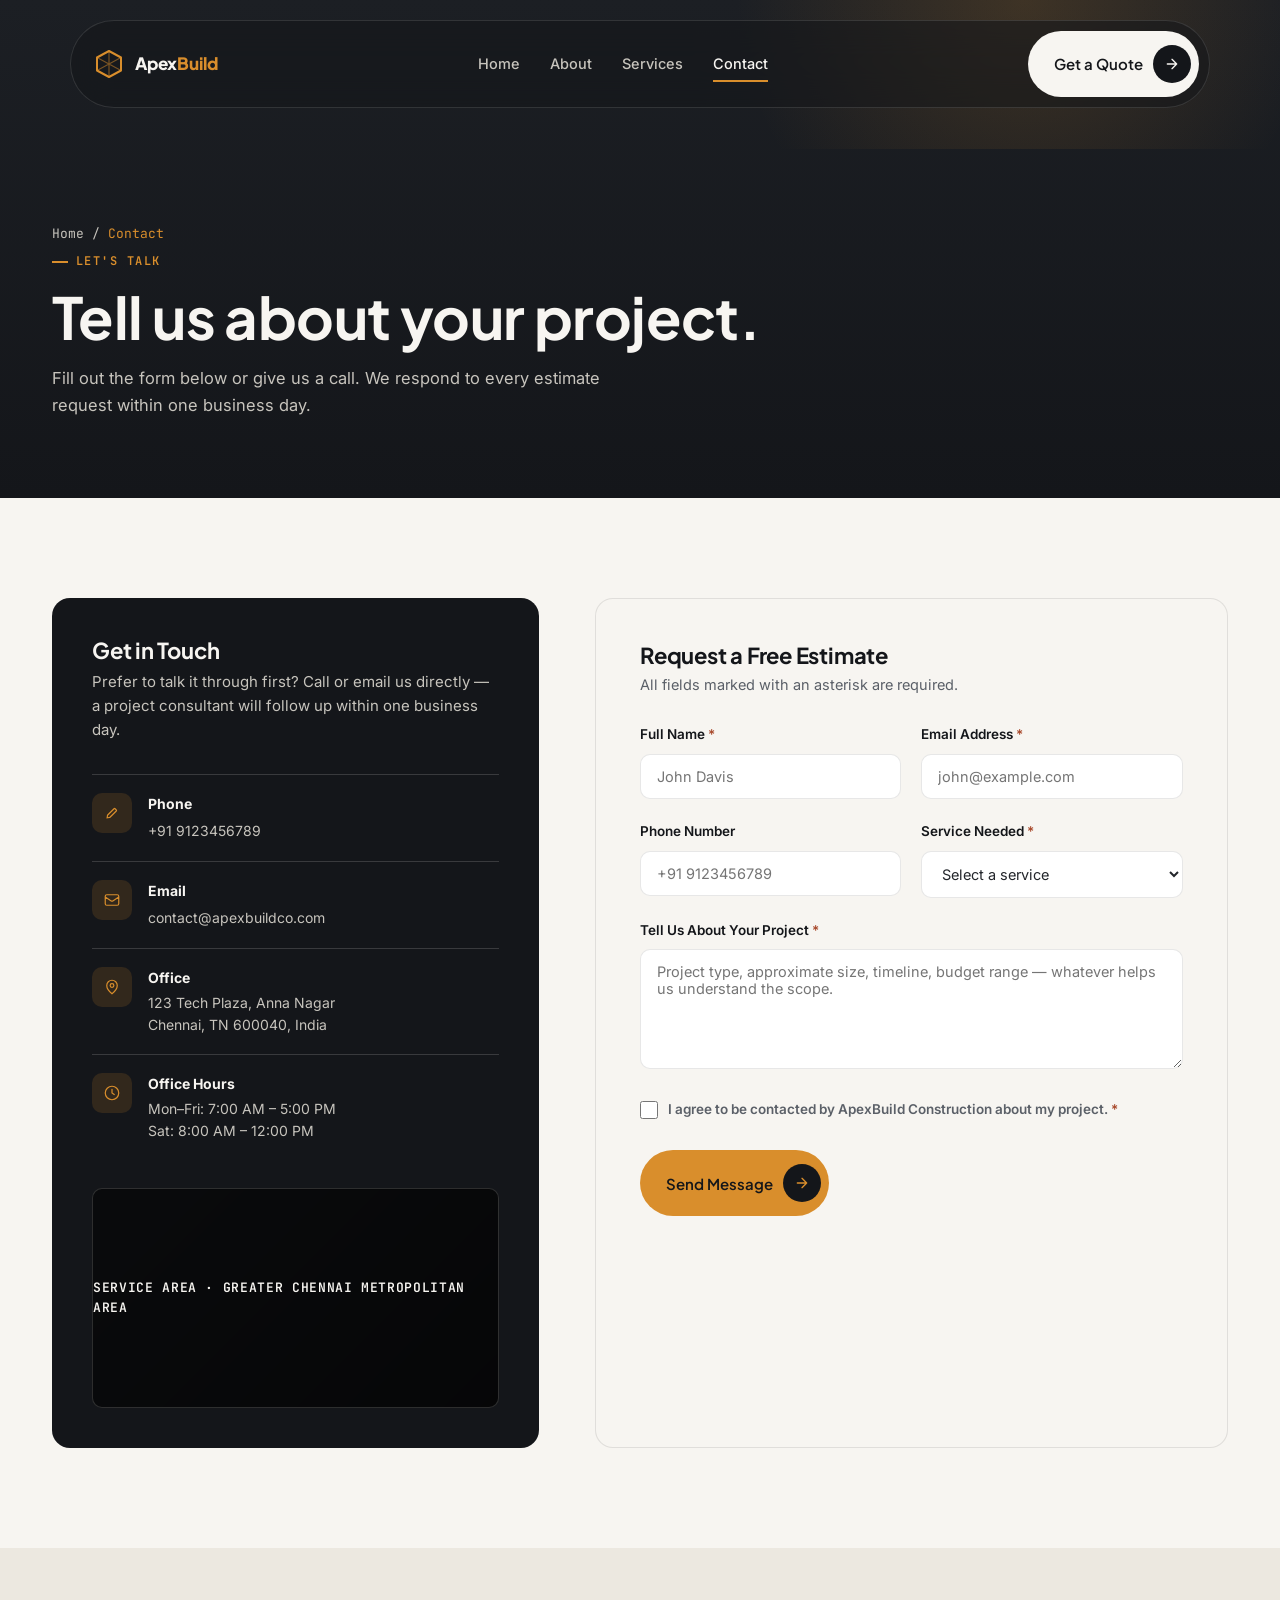
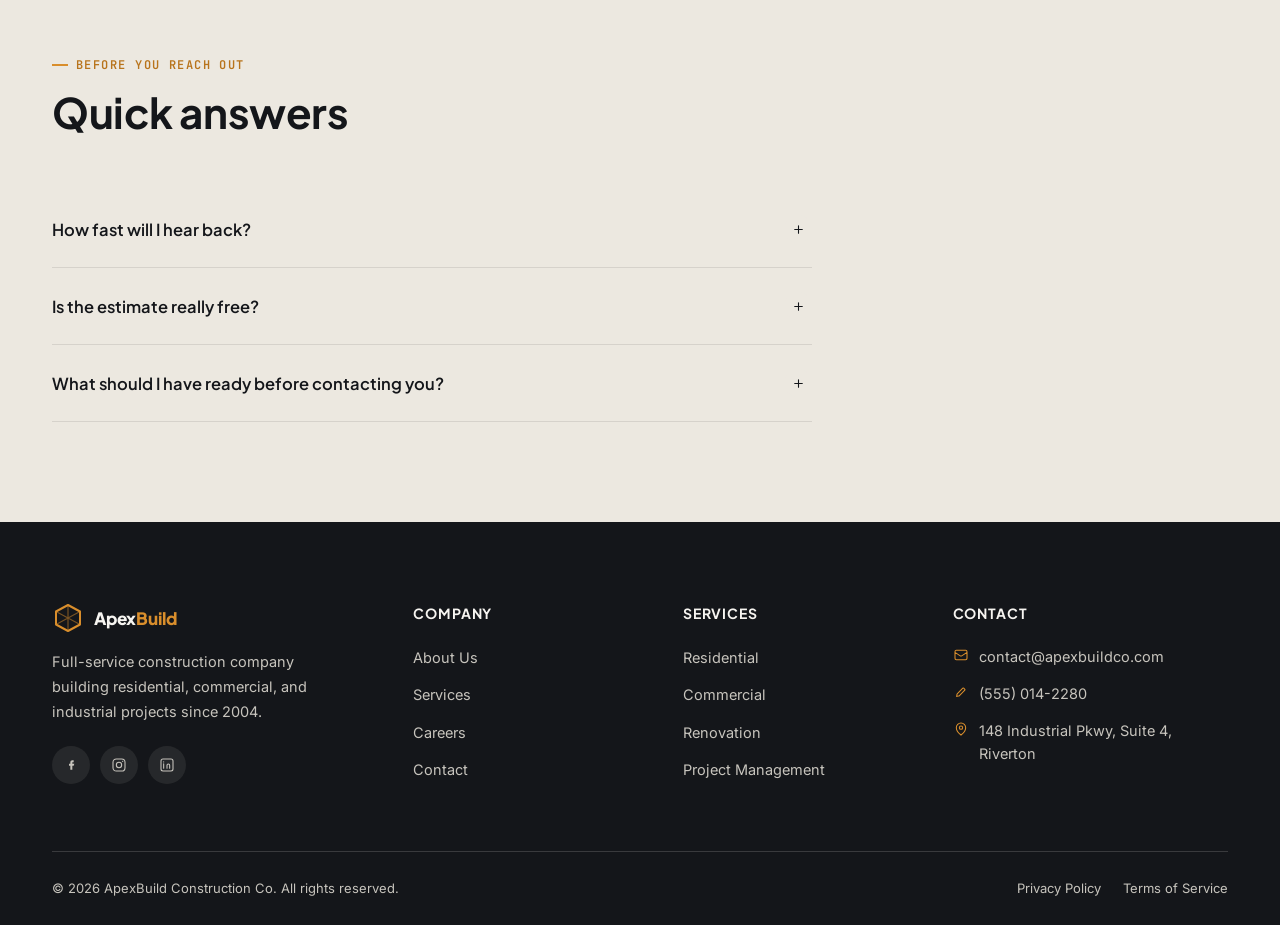
<file: contact.html>
<!DOCTYPE html>
<html lang="en">
<head>
  <meta charset="UTF-8">
  <meta name="viewport" content="width=device-width, initial-scale=1.0">
  <title>Contact Us | ApexBuild Construction</title>
  <meta name="description" content="Get in touch with ApexBuild Construction for a free project estimate. Call, email, or fill out our contact form to get started.">
  <link rel="preconnect" href="https://fonts.googleapis.com">
  <link href="https://fonts.googleapis.com/css2?family=Plus+Jakarta+Sans:wght@500;600;700;800&family=Inter:wght@400;500;600&family=JetBrains+Mono:wght@500;600&display=swap" rel="stylesheet">
  <link rel="stylesheet" href="css/style.css">
</head>
<body>
  <div id="page-root">

  <!-- ========== NAVIGATION ========== -->
  <div class="nav-wrap">
    <nav class="nav">
      <a href="index.html" class="nav-logo">
        <span class="mark">
          <svg viewBox="0 0 32 32" fill="none" xmlns="http://www.w3.org/2000/svg">
            <path d="M16 3L28 9.5V22.5L16 29L4 22.5V9.5L16 3Z" stroke="#D98E2C" stroke-width="2" stroke-linejoin="round"/>
            <path d="M16 3V29M4 9.5L28 22.5M28 9.5L4 22.5" stroke="#D98E2C" stroke-width="1.2" opacity="0.5"/>
          </svg>
        </span>
        <span class="name">Apex<span>Build</span></span>
      </a>
      <div class="nav-links">
        <a href="index.html">Home</a>
        <a href="about.html">About</a>
        <a href="services.html">Services</a>
        <a href="contact.html" class="active">Contact</a>
      </div>
      <div class="nav-cta">
        <a href="contact.html" class="btn btn-light">
          <span>Get a Quote</span>
          <span class="btn-arrow">
            <svg viewBox="0 0 24 24" fill="none"><path d="M5 12H19M19 12L12 5M19 12L12 19" stroke="currentColor" stroke-width="2" stroke-linecap="round" stroke-linejoin="round"/></svg>
          </span>
        </a>
      </div>
      <button class="nav-toggle" aria-label="Open menu">
        <svg viewBox="0 0 24 24" fill="none"><path d="M4 6H20M4 12H20M4 18H20" stroke="currentColor" stroke-width="2" stroke-linecap="round"/></svg>
      </button>
    </nav>
  </div>


  <!-- ========== MOBILE MENU ========== -->
  <div class="mobile-menu">
    <button class="mobile-close" aria-label="Close menu">
      <svg viewBox="0 0 24 24" fill="none"><path d="M6 6L18 18M6 18L18 6" stroke="currentColor" stroke-width="2" stroke-linecap="round"/></svg>
    </button>
    <a href="index.html">Home</a>
    <a href="about.html">About</a>
    <a href="services.html">Services</a>
    <a href="contact.html" class="active">Contact</a>
  </div>

  <!-- ========== PAGE HERO ========== -->
  <header class="page-hero">
    <div class="hero-glow" aria-hidden="true"></div>
    <div class="container">
      <div class="breadcrumb">
        <a href="index.html">Home</a> / <span class="current">Contact</span>
      </div>
      <span class="eyebrow">Let's Talk</span>
      <h1>Tell us about your project.</h1>
      <p>Fill out the form below or give us a call. We respond to every estimate request within one business day.</p>
    </div>
  </header>


  <!-- ========== CONTACT FORM + INFO ========== -->
  <section>
    <div class="container">
      <div class="contact-wrap">

        <!-- Contact Info Card -->
        <div class="contact-info-card reveal">
          <h3>Get in Touch</h3>
          <p>Prefer to talk it through first? Call or email us directly — a project consultant will follow up within one business day.</p>

          <div class="contact-info-item">
            <span class="ci-icon">
              <svg viewBox="0 0 24 24" fill="none"><path d="M14.7 6.3C15.1 5.9 15.7 5.9 16.1 6.3L17.7 7.9C18.1 8.3 18.1 8.9 17.7 9.3L9.3 17.7C9.1 17.9 8.9 18 8.6 18L5.5 18.5L6 15.4C6 15.1 6.1 14.9 6.3 14.7L14.7 6.3Z" stroke="currentColor" stroke-width="1.6"/></svg>
            </span>
            <div>
              <h5>Phone</h5>
              <a href="tel:+919123456789">+91 9123456789</a>
            </div>
          </div>
          <div class="contact-info-item">
            <span class="ci-icon">
              <svg viewBox="0 0 24 24" fill="none"><path d="M3 8L10.9 13.3C11.6 13.7 12.4 13.7 13.1 13.3L21 8M5 19H19C20.1 19 21 18.1 21 17V7C21 5.9 20.1 5 19 5H5C3.9 5 3 5.9 3 7V17C3 18.1 3.9 19 5 19Z" stroke="currentColor" stroke-width="1.6"/></svg>
            </span>
            <div>
              <h5>Email</h5>
              <a href="mailto:contact@apexbuildco.com">contact@apexbuildco.com</a>
            </div>
          </div>
          <div class="contact-info-item">
            <span class="ci-icon">
              <svg viewBox="0 0 24 24" fill="none"><path d="M12 21C12 21 19 15.5 19 10A7 7 0 0 0 5 10C5 15.5 12 21 12 21Z" stroke="currentColor" stroke-width="1.6"/><circle cx="12" cy="10" r="2.5" stroke="currentColor" stroke-width="1.6"/></svg>
            </span>
            <div>
              <h5>Office</h5>
              <p>123 Tech Plaza, Anna Nagar<br>Chennai, TN 600040, India</p>
            </div>
          </div>
          <div class="contact-info-item">
            <span class="ci-icon">
              <svg viewBox="0 0 24 24" fill="none"><circle cx="12" cy="12" r="9" stroke="currentColor" stroke-width="1.6"/><path d="M12 7V12L15 14" stroke="currentColor" stroke-width="1.6" stroke-linecap="round"/></svg>
            </span>
            <div>
              <h5>Office Hours</h5>
              <p>Mon–Fri: 7:00 AM – 5:00 PM<br>Sat: 8:00 AM – 12:00 PM</p>
            </div>
          </div>

          <div class="contact-map-strip">SERVICE AREA · GREATER CHENNAI METROPOLITAN AREA</div>
        </div>

        <!-- Contact Form -->
        <div class="form-card reveal">
          <h3 style="font-size: 22px; margin-bottom: 6px;">Request a Free Estimate</h3>
          <p style="color: var(--color-text-soft); font-size: 14.5px; margin-bottom: 28px;">All fields marked with an asterisk are required.</p>

          <form id="contact-form" novalidate>
            <div class="form-row">
              <div class="form-group">
                <label for="name">Full Name <span class="required">*</span></label>
                <input type="text" id="name" name="name" placeholder="John Davis" autocomplete="name">
                <span class="field-error"></span>
              </div>
              <div class="form-group">
                <label for="email">Email Address <span class="required">*</span></label>
                <input type="email" id="email" name="email" placeholder="john@example.com" autocomplete="email">
                <span class="field-error"></span>
              </div>
            </div>

            <div class="form-row">
              <div class="form-group">
                <label for="phone">Phone Number</label>
                <input type="tel" id="phone" name="phone" placeholder="+91 9123456789" autocomplete="tel">
                <span class="field-error"></span>
              </div>
              <div class="form-group">
                <label for="service">Service Needed <span class="required">*</span></label>
                <select id="service" name="service">
                  <option value="">Select a service</option>
                  <option value="residential">Residential Construction</option>
                  <option value="commercial">Commercial Build</option>
                  <option value="renovation">Renovation &amp; Remodeling</option>
                  <option value="design">Design &amp; Planning</option>
                  <option value="other">Other / Not Sure</option>
                </select>
                <span class="field-error"></span>
              </div>
            </div>

            <div class="form-group full">
              <label for="message">Tell Us About Your Project <span class="required">*</span></label>
              <textarea id="message" name="message" placeholder="Project type, approximate size, timeline, budget range — whatever helps us understand the scope."></textarea>
              <span class="field-error"></span>
            </div>

            <div class="form-group">
              <div class="checkbox-row" style="margin-bottom: 8px;">
                <input type="checkbox" id="consent" name="consent">
                <label for="consent">I agree to be contacted by ApexBuild Construction about my project. <span class="required">*</span></label>
              </div>
              <span class="field-error"></span>
            </div>

            <div class="form-submit-row">
              <button type="submit" class="btn btn-amber">
                <span>Send Message</span>
                <span class="btn-arrow">
                  <svg viewBox="0 0 24 24" fill="none"><path d="M5 12H19M19 12L12 5M19 12L12 19" stroke="currentColor" stroke-width="2" stroke-linecap="round" stroke-linejoin="round"/></svg>
                </span>
              </button>
              <span class="form-status" id="form-status"></span>
            </div>
          </form>
        </div>
      </div>
    </div>
  </section>

  <!-- ========== FAQ (short version) ========== -->
  <section class="dim-section">
    <div class="container">
      <div class="section-head reveal">
        <span class="eyebrow">Before You Reach Out</span>
        <h2>Quick answers</h2>
      </div>
      <div class="faq-list reveal">
        <div class="faq-item">
          <button class="faq-question">
            How fast will I hear back?
            <span class="faq-icon"><svg viewBox="0 0 24 24" fill="none"><path d="M12 5V19M5 12H19" stroke="currentColor" stroke-width="2" stroke-linecap="round"/></svg></span>
          </button>
          <div class="faq-answer">
            <p>We respond to every estimate request within one business day, usually sooner. For urgent matters, calling our office directly is fastest.</p>
          </div>
        </div>
        <div class="faq-item">
          <button class="faq-question">
            Is the estimate really free?
            <span class="faq-icon"><svg viewBox="0 0 24 24" fill="none"><path d="M12 5V19M5 12H19" stroke="currentColor" stroke-width="2" stroke-linecap="round"/></svg></span>
          </button>
          <div class="faq-answer">
            <p>Yes — the initial consultation and estimate are completely free, with no obligation to move forward.</p>
          </div>
        </div>
        <div class="faq-item">
          <button class="faq-question">
            What should I have ready before contacting you?
            <span class="faq-icon"><svg viewBox="0 0 24 24" fill="none"><path d="M12 5V19M5 12H19" stroke="currentColor" stroke-width="2" stroke-linecap="round"/></svg></span>
          </button>
          <div class="faq-answer">
            <p>Rough budget range, desired timeline, and any inspiration photos or sketches help us prepare for our first conversation, but none of it is required to get started.</p>
          </div>
        </div>
      </div>
    </div>
  </section>

  <!-- ========== FOOTER ========== -->
  <footer>
    <div class="container">
      <div class="footer-top">
        <div class="footer-brand">
          <a href="index.html" class="nav-logo">
            <span class="mark">
              <svg viewBox="0 0 32 32" fill="none" xmlns="http://www.w3.org/2000/svg">
                <path d="M16 3L28 9.5V22.5L16 29L4 22.5V9.5L16 3Z" stroke="#D98E2C" stroke-width="2" stroke-linejoin="round"/>
                <path d="M16 3V29M4 9.5L28 22.5M28 9.5L4 22.5" stroke="#D98E2C" stroke-width="1.2" opacity="0.5"/>
              </svg>
            </span>
            <span class="name">Apex<span>Build</span></span>
          </a>
          <p>Full-service construction company building residential, commercial, and industrial projects since 2004.</p>
          <div class="footer-socials">
            <a href="#" aria-label="Facebook"><svg viewBox="0 0 24 24" fill="none"><path d="M14 8H16V5H14C12.3 5 11 6.3 11 8V10H9V13H11V19H14V13H16L17 10H14V8Z" fill="currentColor"/></svg></a>
            <a href="#" aria-label="Instagram"><svg viewBox="0 0 24 24" fill="none"><rect x="3" y="3" width="18" height="18" rx="5" stroke="currentColor" stroke-width="1.6"/><circle cx="12" cy="12" r="4" stroke="currentColor" stroke-width="1.6"/><circle cx="17.5" cy="6.5" r="1" fill="currentColor"/></svg></a>
            <a href="#" aria-label="LinkedIn"><svg viewBox="0 0 24 24" fill="none"><rect x="3" y="3" width="18" height="18" rx="3" stroke="currentColor" stroke-width="1.6"/><path d="M7 10V17M7 7V7.5M12 17V12.5C12 11.5 12.8 10.5 14 10.5C15.2 10.5 16 11.5 16 12.5V17" stroke="currentColor" stroke-width="1.6" stroke-linecap="round"/></svg></a>
          </div>
        </div>
        <div class="footer-col">
          <h5>Company</h5>
          <ul>
            <li><a href="about.html">About Us</a></li>
            <li><a href="services.html">Services</a></li>
            <li><a href="contact.html">Careers</a></li>
            <li><a href="contact.html">Contact</a></li>
          </ul>
        </div>
        <div class="footer-col">
          <h5>Services</h5>
          <ul>
            <li><a href="services.html">Residential</a></li>
            <li><a href="services.html">Commercial</a></li>
            <li><a href="services.html">Renovation</a></li>
            <li><a href="services.html">Project Management</a></li>
          </ul>
        </div>
        <div class="footer-col">
          <h5>Contact</h5>
          <div class="contact-line">
            <svg viewBox="0 0 24 24" fill="none"><path d="M3 8L10.9 13.3C11.6 13.7 12.4 13.7 13.1 13.3L21 8M5 19H19C20.1 19 21 18.1 21 17V7C21 5.9 20.1 5 19 5H5C3.9 5 3 5.9 3 7V17C3 18.1 3.9 19 5 19Z" stroke="currentColor" stroke-width="1.6"/></svg>
            <span>contact@apexbuildco.com</span>
          </div>
          <div class="contact-line">
            <svg viewBox="0 0 24 24" fill="none"><path d="M14.7 6.3C15.1 5.9 15.7 5.9 16.1 6.3L17.7 7.9C18.1 8.3 18.1 8.9 17.7 9.3L9.3 17.7C9.1 17.9 8.9 18 8.6 18L5.5 18.5L6 15.4C6 15.1 6.1 14.9 6.3 14.7L14.7 6.3Z" stroke="currentColor" stroke-width="1.6"/></svg>
            <span>(555) 014-2280</span>
          </div>
          <div class="contact-line">
            <svg viewBox="0 0 24 24" fill="none"><path d="M12 21C12 21 19 15.5 19 10A7 7 0 0 0 5 10C5 15.5 12 21 12 21Z" stroke="currentColor" stroke-width="1.6"/><circle cx="12" cy="10" r="2.5" stroke="currentColor" stroke-width="1.6"/></svg>
            <span>148 Industrial Pkwy, Suite 4, Riverton</span>
          </div>
        </div>
      </div>
      <div class="footer-bottom">
        <span>© 2026 ApexBuild Construction Co. All rights reserved.</span>
        <div class="footer-legal">
          <a href="#">Privacy Policy</a>
          <a href="#">Terms of Service</a>
        </div>
      </div>
    </div>
  </footer>

  <button class="back-to-top" aria-label="Back to top">
    <svg viewBox="0 0 24 24" fill="none"><path d="M12 19V5M12 5L5 12M12 5L19 12" stroke="currentColor" stroke-width="2" stroke-linecap="round" stroke-linejoin="round"/></svg>
  </button>

  </div>
  <!-- /#page-root -->

  
  <script src="js/main.js"></script>
</body>
</html>
</file>
<file: css/style.css>
:root {
  /* Colors */
  --color-ink: #14161a;          
  --color-ink-soft: #1f2227;     
  --color-paper: #f7f5f1;        
  --color-paper-dim: #ecE8e0;    
  --color-text: #23262b;         
  --color-text-soft: #5b6068;    
  --color-text-on-dark: #f7f5f1; 
  --color-text-on-dark-soft: #c7c4bd;
  --color-amber: #d98e2c;        
  --color-amber-dark: #b8741c;
  --color-rust: #a8492c;         
  --color-line: rgba(20, 22, 26, 0.1);
  --color-line-on-dark: rgba(247, 245, 241, 0.16);

  /* Typography */
  --font-display: 'Plus Jakarta Sans', 'Segoe UI', sans-serif;
  --font-body: 'Inter', 'Segoe UI', sans-serif;
  --font-mono: 'JetBrains Mono', monospace;

  /* Layout */
  --max-width: 1240px;
  --radius-pill: 999px;
  --radius-card: 18px;
  --radius-sm: 10px;

  /* Motion */
  --ease: cubic-bezier(0.4, 0, 0.2, 1);
}

/* ---------- Reset ---------- */
* {
  margin: 0;
  padding: 0;
  box-sizing: border-box;
}

html {
  scroll-behavior: smooth;
}

@media (prefers-reduced-motion: reduce) {
  html {
    scroll-behavior: auto;
  }
  * {
    animation-duration: 0.001ms !important;
    animation-iteration-count: 1 !important;
    transition-duration: 0.001ms !important;
  }
}

body {
  font-family: var(--font-body);
  color: var(--color-text);
  background: var(--color-paper);
  line-height: 1.6;
  -webkit-font-smoothing: antialiased;
  overflow-x: hidden;
}

img {
  max-width: 100%;
  display: block;
}

a {
  text-decoration: none;
  color: inherit;
}

ul {
  list-style: none;
}

button {
  font-family: inherit;
  cursor: pointer;
  border: none;
  background: none;
}

input,
textarea,
select {
  font-family: inherit;
  font-size: inherit;
}

:focus-visible {
  outline: 3px solid var(--color-amber);
  outline-offset: 3px;
}

h1, h2, h3, h4 {
  font-family: var(--font-display);
  font-weight: 700;
  line-height: 1.1;
  letter-spacing: -0.01em;
  color: var(--color-ink);
}

.container {
  max-width: var(--max-width);
  margin: 0 auto;
  padding: 0 32px;
}

.eyebrow {
  display: inline-flex;
  align-items: center;
  gap: 8px;
  font-family: var(--font-mono);
  font-size: 12px;
  font-weight: 600;
  letter-spacing: 0.12em;
  text-transform: uppercase;
  color: var(--color-amber-dark);
}

.eyebrow::before {
  content: '';
  width: 16px;
  height: 2px;
  background: var(--color-amber);
  display: inline-block;
}

/* ---------- Buttons ---------- */
.btn {
  display: inline-flex;
  align-items: center;
  gap: 10px;
  padding: 14px 8px 14px 26px;
  border-radius: var(--radius-pill);
  font-weight: 600;
  font-size: 15px;
  font-family: var(--font-display);
  transition: transform 0.25s var(--ease), box-shadow 0.25s var(--ease);
  white-space: nowrap;
}

.btn:hover {
  transform: translateY(-2px);
}

.btn-arrow {
  width: 38px;
  height: 38px;
  border-radius: 50%;
  display: flex;
  align-items: center;
  justify-content: center;
  flex-shrink: 0;
}

.btn-arrow svg {
  width: 16px;
  height: 16px;
}

.btn-light {
  background: var(--color-paper);
  color: var(--color-ink);
}

.btn-light .btn-arrow {
  background: var(--color-ink);
  color: var(--color-paper);
}

.btn-light:hover {
  box-shadow: 0 12px 24px rgba(0, 0, 0, 0.25);
}

.btn-amber {
  background: var(--color-amber);
  color: var(--color-ink);
}

.btn-amber .btn-arrow {
  background: var(--color-ink);
  color: var(--color-amber);
}

.btn-amber:hover {
  box-shadow: 0 12px 24px rgba(217, 142, 44, 0.35);
}

.btn-outline {
  background: transparent;
  border: 1.5px solid var(--color-line-on-dark);
  color: var(--color-text-on-dark);
  padding: 13px 7px 13px 25px;
}

.btn-outline .btn-arrow {
  background: var(--color-text-on-dark);
  color: var(--color-ink);
}

.btn-outline:hover {
  border-color: var(--color-amber);
}

/* ---------- Floating Nav ---------- */
.nav-wrap {
  position: fixed;
  top: 20px;
  left: 0;
  right: 0;
  z-index: 1000;
  display: flex;
  justify-content: center;
  padding: 0 20px;
}

.nav {
  width: 100%;
  max-width: 1140px;
  display: flex;
  align-items: center;
  justify-content: space-between;
  gap: 24px;
  padding: 10px 10px 10px 22px;
  border-radius: var(--radius-pill);
  background: rgba(20, 22, 26, 0.55);
  backdrop-filter: blur(18px);
  -webkit-backdrop-filter: blur(18px);
  border: 1px solid rgba(247, 245, 241, 0.12);
  transition: background 0.3s var(--ease);
}

.nav-logo {
  display: flex;
  align-items: center;
  gap: 10px;
  font-family: var(--font-display);
  font-weight: 800;
  font-size: 17px;
  color: var(--color-text-on-dark);
  letter-spacing: -0.01em;
}

.nav-logo .mark {
  width: 32px;
  height: 32px;
  flex-shrink: 0;
}

.nav-logo .mark svg {
  width: 100%;
  height: 100%;
}

.nav-logo .name span {
  color: var(--color-amber);
}

.nav-links {
  display: flex;
  align-items: center;
  gap: 30px;
}

.nav-links a {
  font-size: 14.5px;
  font-weight: 500;
  color: var(--color-text-on-dark-soft);
  transition: color 0.2s var(--ease);
  position: relative;
}

.nav-links a:hover,
.nav-links a.active {
  color: var(--color-text-on-dark);
}

.nav-links a.active::after {
  content: '';
  position: absolute;
  left: 0;
  bottom: -6px;
  width: 100%;
  height: 2px;
  background: var(--color-amber);
}

.nav-cta {
  flex-shrink: 0;
}

.nav-toggle {
  display: none;
  width: 38px;
  height: 38px;
  border-radius: 50%;
  background: rgba(247, 245, 241, 0.1);
  align-items: center;
  justify-content: center;
  color: var(--color-text-on-dark);
  flex-shrink: 0;
}

.nav-toggle svg {
  width: 18px;
  height: 18px;
}

.mobile-menu {
  position: fixed;
  inset: 0;
  z-index: 999;
  background: var(--color-ink);
  display: flex;
  flex-direction: column;
  align-items: center;
  justify-content: center;
  gap: 28px;
  opacity: 0;
  visibility: hidden;
  transition: opacity 0.3s var(--ease), visibility 0.3s var(--ease);
}

.mobile-menu.open {
  opacity: 1;
  visibility: visible;
}

.mobile-menu a {
  font-family: var(--font-display);
  font-size: 28px;
  font-weight: 700;
  color: var(--color-text-on-dark);
}

.mobile-menu a.active {
  color: var(--color-amber);
}

.mobile-close {
  position: absolute;
  top: 28px;
  right: 28px;
  width: 44px;
  height: 44px;
  border-radius: 50%;
  background: rgba(247, 245, 241, 0.1);
  display: flex;
  align-items: center;
  justify-content: center;
  color: var(--color-text-on-dark);
}

.mobile-close svg {
  width: 20px;
  height: 20px;
}

/* ---------- Hero (Home) ---------- */
.hero {
  position: relative;
  min-height: 100vh;
  display: flex;
  flex-direction: column;
  justify-content: flex-end;
  background: linear-gradient(180deg, #1c1f24 0%, #14161a 55%, #0f1114 100%);
  overflow: hidden;
  padding-bottom: 64px;
}

.hero-skyline {
  position: absolute;
  inset: 0;
  z-index: 0;
  opacity: 0.9;
}

.hero-glow {
  position: absolute;
  top: -10%;
  right: -10%;
  width: 60%;
  height: 60%;
  background: radial-gradient(circle, rgba(217, 142, 44, 0.18), transparent 70%);
  z-index: 0;
}

.hero-content {
  position: relative;
  z-index: 2;
  padding-top: 160px;
}

.hero-grid {
  display: grid;
  grid-template-columns: 1.4fr 1fr;
  gap: 40px;
  align-items: end;
}

.hero-eyebrow {
  color: var(--color-amber);
  margin-bottom: 18px;
}

.hero h1 {
  font-size: clamp(40px, 6vw, 76px);
  color: var(--color-text-on-dark);
  font-weight: 800;
}

.hero h1 .accent {
  color: var(--color-amber);
  display: block;
}

.hero-sub {
  margin-top: 22px;
  max-width: 460px;
  font-size: 17px;
  color: var(--color-text-on-dark-soft);
}

.hero-actions {
  display: flex;
  gap: 16px;
  margin-top: 36px;
  flex-wrap: wrap;
}

.hero-card {
  background: rgba(247, 245, 241, 0.06);
  border: 1px solid var(--color-line-on-dark);
  border-radius: var(--radius-card);
  padding: 28px;
  backdrop-filter: blur(10px);
}

.hero-card h3 {
  color: var(--color-text-on-dark);
  font-size: 19px;
  margin-bottom: 10px;
}

.hero-card p {
  color: var(--color-text-on-dark-soft);
  font-size: 14.5px;
  margin-bottom: 20px;
}

.hero-stats {
  position: relative;
  z-index: 2;
  margin-top: 60px;
  border-top: 1px solid var(--color-line-on-dark);
}

.hero-stats .container {
  display: grid;
  grid-template-columns: repeat(4, 1fr);
  padding-top: 28px;
}

.stat {
  border-right: 1px solid var(--color-line-on-dark);
  padding-right: 20px;
}

.stat:last-child {
  border-right: none;
}

.stat .num {
  font-family: var(--font-display);
  font-size: 32px;
  font-weight: 800;
  color: var(--color-text-on-dark);
}

.stat .num .unit {
  color: var(--color-amber);
}

.stat .label {
  font-size: 13px;
  color: var(--color-text-on-dark-soft);
  margin-top: 4px;
}

/* ---------- Generic Page Hero (non-home pages) ---------- */
.page-hero {
  background: linear-gradient(180deg, #1c1f24 0%, #14161a 100%);
  padding: 200px 0 80px;
  position: relative;
  overflow: hidden;
}

.page-hero .hero-glow {
  top: -30%;
  right: -10%;
}

.page-hero .eyebrow {
  color: var(--color-amber);
}

.page-hero h1 {
  color: var(--color-text-on-dark);
  font-size: clamp(36px, 5vw, 58px);
  margin-top: 14px;
}

.page-hero p {
  color: var(--color-text-on-dark-soft);
  max-width: 560px;
  margin-top: 16px;
  font-size: 16.5px;
}

.breadcrumb {
  display: flex;
  gap: 8px;
  align-items: center;
  font-size: 13px;
  color: var(--color-text-on-dark-soft);
  margin-top: 24px;
  font-family: var(--font-mono);
}

.breadcrumb .current {
  color: var(--color-amber);
}

/* ---------- Sections (general) ---------- */
section {
  padding: 100px 0;
}

.section-head {
  max-width: 640px;
  margin-bottom: 56px;
}

.section-head h2 {
  font-size: clamp(28px, 4vw, 42px);
  margin-top: 14px;
}

.section-head p {
  margin-top: 16px;
  color: var(--color-text-soft);
  font-size: 16.5px;
}

.section-head.center {
  margin-left: auto;
  margin-right: auto;
  text-align: center;
}

.dark-section {
  background: var(--color-ink);
  color: var(--color-text-on-dark);
}

.dark-section h2,
.dark-section h3,
.dark-section h4 {
  color: var(--color-text-on-dark);
}

.dark-section .section-head p {
  color: var(--color-text-on-dark-soft);
}

.dim-section {
  background: var(--color-paper-dim);
}

/* ---------- Services Grid (used on Home + Services page) ---------- */
.services-grid {
  display: grid;
  grid-template-columns: repeat(3, 1fr);
  gap: 24px;
}

.service-card {
  background: var(--color-paper);
  border: 1px solid var(--color-line);
  border-radius: var(--radius-card);
  padding: 32px 28px;
  transition: transform 0.3s var(--ease), box-shadow 0.3s var(--ease), border-color 0.3s var(--ease);
  position: relative;
}

.service-card:hover {
  transform: translateY(-6px);
  box-shadow: 0 20px 40px rgba(20, 22, 26, 0.08);
  border-color: transparent;
}

.service-icon {
  width: 52px;
  height: 52px;
  border-radius: 14px;
  background: var(--color-ink);
  color: var(--color-amber);
  display: flex;
  align-items: center;
  justify-content: center;
  margin-bottom: 22px;
}

.service-icon svg {
  width: 24px;
  height: 24px;
}

.service-card h3 {
  font-size: 19px;
  margin-bottom: 10px;
}

.service-card p {
  color: var(--color-text-soft);
  font-size: 15px;
}

.service-card .num {
  position: absolute;
  top: 28px;
  right: 28px;
  font-family: var(--font-mono);
  font-size: 12px;
  color: var(--color-line);
  font-weight: 600;
}

.service-link {
  display: inline-flex;
  align-items: center;
  gap: 6px;
  margin-top: 18px;
  font-size: 14px;
  font-weight: 600;
  color: var(--color-amber-dark);
}

.service-link svg {
  width: 14px;
  height: 14px;
  transition: transform 0.2s var(--ease);
}

.service-card:hover .service-link svg {
  transform: translateX(3px);
}

/* ---------- Process / Steps ---------- */
.process-list {
  display: grid;
  gap: 0;
}

.process-item {
  display: grid;
  grid-template-columns: 90px 1fr;
  gap: 28px;
  padding: 32px 0;
  border-bottom: 1px solid var(--color-line-on-dark);
  align-items: start;
}

.process-item:first-child {
  border-top: 1px solid var(--color-line-on-dark);
}

.process-num {
  font-family: var(--font-mono);
  font-size: 14px;
  color: var(--color-amber);
  font-weight: 600;
}

.process-item h4 {
  font-size: 20px;
  margin-bottom: 8px;
}

.process-item p {
  color: var(--color-text-on-dark-soft);
  font-size: 15px;
  max-width: 520px;
}

/* ---------- Stats band ---------- */
.stats-band {
  background: var(--color-amber);
  padding: 56px 0;
}

.stats-band .container {
  display: grid;
  grid-template-columns: repeat(4, 1fr);
  gap: 24px;
}

.stats-band .stat .num {
  color: var(--color-ink);
}

.stats-band .stat .label {
  color: rgba(20, 22, 26, 0.7);
}

.stats-band .stat {
  border-right: 1px solid rgba(20, 22, 26, 0.15);
}

.stats-band .stat:last-child {
  border-right: none;
}

/* ---------- Project / Gallery cards ---------- */
.project-grid {
  display: grid;
  grid-template-columns: repeat(2, 1fr);
  gap: 24px;
}

.project-card {
  border-radius: var(--radius-card);
  overflow: hidden;
  position: relative;
  aspect-ratio: 4/3;
  display: flex;
  align-items: flex-end;
  padding: 26px;
  color: var(--color-text-on-dark);
}

.project-card::before {
  content: '';
  position: absolute;
  inset: 0;
  z-index: 0;
  background-size: cover;
  background-position: center;
}

.project-card::after {
  content: '';
  position: absolute;
  inset: 0;
  z-index: 0;
  background: linear-gradient(160deg, rgba(0,0,0,0.4), rgba(0,0,0,0.7));
}

.project-card .pc-content {
  position: relative;
  z-index: 2;
}

.project-card .pc-tag {
  font-family: var(--font-mono);
  font-size: 11px;
  letter-spacing: 0.08em;
  text-transform: uppercase;
  color: var(--color-amber);
  margin-bottom: 6px;
  display: block;
}

.project-card h4 {
  color: var(--color-text-on-dark);
  font-size: 21px;
}

.pc-1::before { background-image: url('https://images.unsplash.com/photo-1486406146926-c627a92ad1ab?w=600&h=400&fit=crop'); }
.pc-2::before { background-image: url('https://images.unsplash.com/photo-1448375240586-882707db888b?w=600&h=400&fit=crop'); }
.pc-3::before { background-image: url('https://images.unsplash.com/photo-1558618666-fcd25c85cd64?w=600&h=400&fit=crop'); }
.pc-4::before { background-image: url('https://images.unsplash.com/photo-1581092918056-0c4c3acd3789?w=600&h=400&fit=crop'); }

/* ---------- Testimonial ---------- */
.testimonial-wrap {
  display: grid;
  grid-template-columns: 1fr 1fr;
  gap: 60px;
  align-items: center;
}

.testimonial-quote {
  font-family: var(--font-display);
  font-size: clamp(22px, 2.6vw, 30px);
  font-weight: 600;
  line-height: 1.4;
  color: var(--color-ink);
}

.testimonial-quote .quote-mark {
  color: var(--color-amber);
  font-size: 50px;
  line-height: 0;
  display: block;
  margin-bottom: 6px;
}

.testimonial-attr {
  margin-top: 24px;
  display: flex;
  align-items: center;
  gap: 14px;
}

.testimonial-avatar {
  width: 48px;
  height: 48px;
  border-radius: 50%;
  background: var(--color-ink);
  color: var(--color-amber);
  display: flex;
  align-items: center;
  justify-content: center;
  font-family: var(--font-display);
  font-weight: 700;
  flex-shrink: 0;
}

.testimonial-attr .name {
  font-weight: 700;
  font-size: 15px;
}

.testimonial-attr .role {
  font-size: 13px;
  color: var(--color-text-soft);
}

/* ---------- CTA band ---------- */
.cta-band {
  background: var(--color-ink);
  border-radius: var(--radius-card);
  padding: 64px;
  display: flex;
  justify-content: space-between;
  align-items: center;
  gap: 40px;
  position: relative;
  overflow: hidden;
}

.cta-band::before {
  content: '';
  position: absolute;
  top: -40%;
  right: -10%;
  width: 50%;
  height: 140%;
  background: radial-gradient(circle, rgba(217, 142, 44, 0.2), transparent 70%);
}

.cta-band h2 {
  color: var(--color-text-on-dark);
  font-size: clamp(26px, 3.4vw, 36px);
  position: relative;
  z-index: 1;
  max-width: 480px;
}

.cta-band .cta-actions {
  position: relative;
  z-index: 1;
  flex-shrink: 0;
}

/* ---------- Footer ---------- */
footer {
  background: var(--color-ink);
  color: var(--color-text-on-dark-soft);
  padding: 80px 0 0;
}

.footer-top {
  display: grid;
  grid-template-columns: 1.4fr 1fr 1fr 1.2fr;
  gap: 40px;
  padding-bottom: 56px;
  border-bottom: 1px solid var(--color-line-on-dark);
}

.footer-brand .nav-logo {
  margin-bottom: 16px;
}

.footer-brand p {
  font-size: 14.5px;
  max-width: 280px;
  line-height: 1.7;
}

.footer-socials {
  display: flex;
  gap: 10px;
  margin-top: 22px;
}

.footer-socials a {
  width: 38px;
  height: 38px;
  border-radius: 50%;
  background: rgba(247, 245, 241, 0.08);
  display: flex;
  align-items: center;
  justify-content: center;
  transition: background 0.2s var(--ease);
}

.footer-socials a:hover {
  background: var(--color-amber);
  color: var(--color-ink);
}

.footer-socials svg {
  width: 16px;
  height: 16px;
}

.footer-col h5 {
  font-family: var(--font-display);
  font-size: 14px;
  text-transform: uppercase;
  letter-spacing: 0.06em;
  color: var(--color-text-on-dark);
  margin-bottom: 20px;
}

.footer-col ul li {
  margin-bottom: 12px;
}

.footer-col ul li a {
  font-size: 14.5px;
  transition: color 0.2s var(--ease);
}

.footer-col ul li a:hover {
  color: var(--color-amber);
}

.footer-col .contact-line {
  display: flex;
  gap: 10px;
  font-size: 14.5px;
  margin-bottom: 14px;
  align-items: flex-start;
}

.footer-col .contact-line svg {
  width: 16px;
  height: 16px;
  flex-shrink: 0;
  margin-top: 2px;
  color: var(--color-amber);
}

.footer-bottom {
  display: flex;
  justify-content: space-between;
  align-items: center;
  padding: 26px 0;
  font-size: 13px;
  flex-wrap: wrap;
  gap: 12px;
}

.footer-bottom a {
  color: var(--color-text-on-dark-soft);
}

.footer-bottom a:hover {
  color: var(--color-amber);
}

.footer-legal {
  display: flex;
  gap: 22px;
}

/* ---------- Forms (Contact page) ---------- */
.contact-wrap {
  display: grid;
  grid-template-columns: 1fr 1.3fr;
  gap: 56px;
}

.contact-info-card {
  background: var(--color-ink);
  color: var(--color-text-on-dark);
  border-radius: var(--radius-card);
  padding: 40px;
}

.contact-info-card h3 {
  color: var(--color-text-on-dark);
  font-size: 22px;
  margin-bottom: 8px;
}

.contact-info-card > p {
  color: var(--color-text-on-dark-soft);
  font-size: 15px;
  margin-bottom: 32px;
}

.contact-info-item {
  display: flex;
  gap: 16px;
  align-items: flex-start;
  padding: 18px 0;
  border-top: 1px solid var(--color-line-on-dark);
}

.contact-info-item .ci-icon {
  width: 40px;
  height: 40px;
  border-radius: 10px;
  background: rgba(217, 142, 44, 0.15);
  color: var(--color-amber);
  display: flex;
  align-items: center;
  justify-content: center;
  flex-shrink: 0;
}

.contact-info-item .ci-icon svg {
  width: 18px;
  height: 18px;
}

.contact-info-item h5 {
  font-size: 14px;
  color: var(--color-text-on-dark);
  margin-bottom: 2px;
}

.contact-info-item p,
.contact-info-item a {
  font-size: 14px;
  color: var(--color-text-on-dark-soft);
}

.contact-map-strip {
  margin-top: 28px;
  border-radius: var(--radius-sm);
  height: 220px;
  background: linear-gradient(135deg, rgba(0, 0, 0, 0.5), rgba(0, 0, 0, 0.7)), url('https://images.unsplash.com/photo-1559056199-641a0ac8b8d5?w=800&h=300&fit=crop');
  background-size: cover;
  background-position: center;
  border: 1px solid var(--color-line-on-dark);
  display: flex;
  align-items: center;
  justify-content: center;
  font-family: var(--font-mono);
  font-size: 13px;
  color: var(--color-text-on-dark);
  letter-spacing: 0.05em;
  font-weight: 600;
}

.form-card {
  background: var(--color-paper);
  border: 1px solid var(--color-line);
  border-radius: var(--radius-card);
  padding: 44px;
}

.form-row {
  display: grid;
  grid-template-columns: 1fr 1fr;
  gap: 20px;
}

.form-group {
  margin-bottom: 22px;
}

.form-group.full {
  grid-column: 1 / -1;
}

.form-group label {
  display: block;
  font-size: 13.5px;
  font-weight: 600;
  margin-bottom: 8px;
  color: var(--color-ink);
}

.form-group .required {
  color: var(--color-rust);
}

.form-group input,
.form-group select,
.form-group textarea {
  width: 100%;
  padding: 13px 16px;
  border: 1.5px solid var(--color-line);
  border-radius: var(--radius-sm);
  background: #fff;
  font-size: 14.5px;
  color: var(--color-text);
  transition: border-color 0.2s var(--ease);
}

.form-group textarea {
  resize: vertical;
  min-height: 120px;
}

.form-group input:focus,
.form-group select:focus,
.form-group textarea:focus {
  border-color: var(--color-amber);
}

.form-group input.error,
.form-group select.error,
.form-group textarea.error {
  border-color: var(--color-rust);
}

.field-error {
  display: none;
  font-size: 12.5px;
  color: var(--color-rust);
  margin-top: 6px;
  font-weight: 500;
}

.field-error.show {
  display: block;
}

.form-group.has-error .field-error {
  display: block;
}

.checkbox-row {
  display: flex;
  align-items: flex-start;
  gap: 10px;
  margin-bottom: 24px;
}

.checkbox-row input {
  width: 18px;
  height: 18px;
  margin-top: 2px;
  accent-color: var(--color-amber);
  flex-shrink: 0;
}

.checkbox-row label {
  font-size: 13.5px;
  color: var(--color-text-soft);
}

.form-submit-row {
  display: flex;
  align-items: center;
  gap: 18px;
}

.form-status {
  font-size: 14px;
  font-weight: 600;
}

.form-status.success {
  color: #2e7d32;
}

.form-status.error {
  color: var(--color-rust);
}

/* ---------- FAQ Accordion ---------- */
.faq-list {
  max-width: 760px;
}

.faq-item {
  border-bottom: 1px solid var(--color-line);
}

.faq-question {
  width: 100%;
  display: flex;
  justify-content: space-between;
  align-items: center;
  padding: 24px 0;
  text-align: left;
  font-family: var(--font-display);
  font-weight: 600;
  font-size: 16.5px;
  color: var(--color-ink);
}

.faq-icon {
  width: 28px;
  height: 28px;
  border-radius: 50%;
  background: var(--color-paper-dim);
  display: flex;
  align-items: center;
  justify-content: center;
  flex-shrink: 0;
  transition: transform 0.3s var(--ease), background 0.3s var(--ease);
}

.faq-icon svg {
  width: 13px;
  height: 13px;
}

.faq-item.open .faq-icon {
  background: var(--color-amber);
  transform: rotate(45deg);
}

.faq-answer {
  max-height: 0;
  overflow: hidden;
  transition: max-height 0.35s var(--ease);
}

.faq-answer p {
  padding-bottom: 24px;
  color: var(--color-text-soft);
  font-size: 15px;
  max-width: 640px;
}

/* ---------- Team (About page) ---------- */
.team-grid {
  display: grid;
  grid-template-columns: repeat(4, 1fr);
  gap: 24px;
}

.team-card {
  border-radius: var(--radius-card);
  overflow: hidden;
  background: var(--color-paper-dim);
}

.team-photo {
  aspect-ratio: 1;
  background: linear-gradient(160deg, var(--color-ink-soft), var(--color-ink));
  background-size: cover;
  background-position: center;
  display: flex;
  align-items: center;
  justify-content: center;
  position: relative;
}

.team-photo .initials {
  font-family: var(--font-display);
  font-size: 36px;
  font-weight: 800;
  color: var(--color-amber);
  opacity: 0;
  transition: opacity 0.3s ease;
}

.team-photo:hover .initials {
  opacity: 1;
}

.team-info {
  padding: 18px 20px 22px;
}

.team-info h4 {
  font-size: 16.5px;
  margin-bottom: 3px;
}

.team-info .role {
  font-size: 13.5px;
  color: var(--color-amber-dark);
  font-weight: 600;
}

/* Team member photo backgrounds - Indian professionals */
.team-photo.rk-photo {
  background-image: url('https://images.unsplash.com/photo-1564622246dd-e0fda518b41f?w=400&h=400&fit=crop');
}

.team-photo.ps-photo {
  background-image: url('https://images.unsplash.com/photo-1597103442097-8b74394b95c6?w=400&h=400&fit=crop');
}

.team-photo.as-photo {
  background-image: url('https://images.unsplash.com/photo-1552058544-f6b08422138a?w=400&h=400&fit=crop');
}

.team-photo.np-photo {
  background-image: url('https://images.unsplash.com/photo-1597223557154-721c1cecc4b0?w=400&h=400&fit=crop');
}

/* ---------- Timeline (About page) ---------- */
.timeline {
  position: relative;
  padding-left: 32px;
  border-left: 2px solid var(--color-line-on-dark);
}

.timeline-item {
  position: relative;
  padding-bottom: 44px;
}

.timeline-item:last-child {
  padding-bottom: 0;
}

.timeline-item::before {
  content: '';
  position: absolute;
  left: -39px;
  top: 4px;
  width: 14px;
  height: 14px;
  border-radius: 50%;
  background: var(--color-amber);
  border: 3px solid var(--color-ink);
}

.timeline-year {
  font-family: var(--font-mono);
  font-size: 13px;
  color: var(--color-amber);
  font-weight: 600;
  margin-bottom: 6px;
}

.timeline-item h4 {
  font-size: 18px;
  margin-bottom: 6px;
}

.timeline-item p {
  color: var(--color-text-on-dark-soft);
  font-size: 14.5px;
  max-width: 480px;
}

/* ---------- Values grid (About) ---------- */
.values-grid {
  display: grid;
  grid-template-columns: repeat(4, 1fr);
  gap: 24px;
}

.value-card {
  text-align: left;
}

.value-card .v-num {
  font-family: var(--font-mono);
  font-size: 13px;
  color: var(--color-amber);
  margin-bottom: 14px;
  display: block;
}

.value-card h4 {
  font-size: 18px;
  margin-bottom: 8px;
}

.value-card p {
  font-size: 14.5px;
  color: var(--color-text-soft);
}

/* ---------- Service Detail blocks (Services page) ---------- */
.service-detail {
  display: grid;
  grid-template-columns: 1fr 1fr;
  gap: 56px;
  align-items: center;
  padding: 64px 0;
  border-bottom: 1px solid var(--color-line);
}

.service-detail:last-child {
  border-bottom: none;
}

.service-detail.reverse .sd-visual {
  order: 2;
}

.sd-visual {
  aspect-ratio: 4/3;
  border-radius: var(--radius-card);
  background: linear-gradient(150deg, rgba(31, 34, 39, 0.85), rgba(20, 22, 26, 0.9));
  background-size: cover;
  background-position: center;
  display: flex;
  align-items: center;
  justify-content: center;
  position: relative;
  overflow: hidden;
}

.service-detail:nth-child(1) .sd-visual {
  background-image: url('https://images.unsplash.com/photo-1586324343529-beaieac29d1f?w=600&h=450&fit=crop');
}

.service-detail:nth-child(2) .sd-visual {
  background-image: url('https://images.unsplash.com/photo-1554481853-fc461e5bb40f?w=600&h=450&fit=crop');
}

.service-detail:nth-child(3) .sd-visual {
  background-image: url('https://images.unsplash.com/photo-1558618666-fcd25c85cd64?w=600&h=450&fit=crop');
}

.service-detail:nth-child(4) .sd-visual {
  background-image: url('https://images.unsplash.com/photo-1586324343529-beaieac29d1f?w=600&h=450&fit=crop');
}

.service-detail:nth-child(5) .sd-visual {
  background-image: url('https://images.unsplash.com/photo-1559056199-641a0ac8b8d5?w=600&h=450&fit=crop');
}

.service-detail:nth-child(6) .sd-visual {
  background-image: url('https://images.unsplash.com/photo-1552664730-d307ca884978?w=600&h=450&fit=crop');
}

.sd-visual svg {
  width: 88px;
  height: 88px;
  color: var(--color-amber);
  opacity: 0.9;
}

.sd-visual .sd-tag {
  position: absolute;
  bottom: 20px;
  left: 20px;
  font-family: var(--font-mono);
  font-size: 11px;
  color: var(--color-text-on-dark-soft);
  letter-spacing: 0.06em;
}

.sd-content .eyebrow {
  margin-bottom: 14px;
}

.sd-content h3 {
  font-size: 28px;
  margin-bottom: 16px;
}

.sd-content p {
  color: var(--color-text-soft);
  margin-bottom: 22px;
}

.sd-list {
  display: grid;
  gap: 12px;
}

.sd-list li {
  display: flex;
  gap: 10px;
  align-items: flex-start;
  font-size: 14.5px;
  color: var(--color-text);
}

.sd-list svg {
  width: 18px;
  height: 18px;
  color: var(--color-amber-dark);
  flex-shrink: 0;
  margin-top: 1px;
}

/* ---------- Logo strip ---------- */
.logo-strip {
  display: flex;
  justify-content: space-between;
  align-items: center;
  flex-wrap: wrap;
  gap: 32px;
  opacity: 0.55;
}

.logo-strip span {
  font-family: var(--font-display);
  font-weight: 700;
  font-size: 18px;
  color: var(--color-text-soft);
  letter-spacing: -0.02em;
}

/* ---------- Reveal-on-scroll ---------- */
.reveal {
  opacity: 0;
  transform: translateY(24px);
  transition: opacity 0.7s var(--ease), transform 0.7s var(--ease);
}

.reveal.visible {
  opacity: 1;
  transform: translateY(0);
}

/* ---------- Scroll progress / back to top ---------- */
.back-to-top {
  position: fixed;
  bottom: 28px;
  right: 28px;
  width: 48px;
  height: 48px;
  border-radius: 50%;
  background: var(--color-ink);
  color: var(--color-amber);
  display: flex;
  align-items: center;
  justify-content: center;
  z-index: 900;
  opacity: 0;
  visibility: hidden;
  transform: translateY(10px);
  transition: opacity 0.3s var(--ease), transform 0.3s var(--ease), visibility 0.3s var(--ease);
  box-shadow: 0 8px 24px rgba(0, 0, 0, 0.2);
}

.back-to-top.show {
  opacity: 1;
  visibility: visible;
  transform: translateY(0);
}

.back-to-top svg {
  width: 18px;
  height: 18px;
}


@media (max-width: 1024px) {
  .hero-grid {
    grid-template-columns: 1fr;
    gap: 32px;
  }

  .hero-card {
    max-width: 420px;
  }

  .services-grid {
    grid-template-columns: repeat(2, 1fr);
  }

  .team-grid {
    grid-template-columns: repeat(2, 1fr);
  }

  .values-grid {
    grid-template-columns: repeat(2, 1fr);
  }

  .contact-wrap {
    grid-template-columns: 1fr;
  }

  .footer-top {
    grid-template-columns: 1fr 1fr;
    gap: 36px;
  }

  .testimonial-wrap {
    grid-template-columns: 1fr;
    gap: 32px;
  }
}

@media (max-width: 860px) {
  .nav-links {
    display: none;
  }

  .nav-toggle {
    display: flex;
  }

  .nav-cta .btn span {
    display: none;
  }

  .nav-cta .btn {
    padding: 10px;
  }

  .nav-cta .btn .btn-arrow {
    margin: 0;
  }

  section {
    padding: 72px 0;
  }

  .hero-stats .container {
    grid-template-columns: repeat(2, 1fr);
    gap: 24px;
  }

  .stat {
    border-right: none;
    border-bottom: 1px solid var(--color-line-on-dark);
    padding-bottom: 16px;
  }

  .stats-band .container {
    grid-template-columns: repeat(2, 1fr);
    gap: 24px;
  }

  .stats-band .stat {
    border-right: none;
  }

  .project-grid {
    grid-template-columns: 1fr;
  }

  .service-detail,
  .service-detail.reverse {
    grid-template-columns: 1fr;
  }

  .service-detail.reverse .sd-visual {
    order: 0;
  }

  .cta-band {
    flex-direction: column;
    text-align: center;
    padding: 48px 32px;
  }

  .process-item {
    grid-template-columns: 60px 1fr;
  }
}

@media (max-width: 640px) {
  .container {
    padding: 0 20px;
  }

  .hero-content {
    padding-top: 130px;
  }

  .hero-actions {
    flex-direction: column;
    align-items: stretch;
  }

  .hero-actions .btn {
    justify-content: space-between;
  }

  .services-grid {
    grid-template-columns: 1fr;
  }

  .team-grid {
    grid-template-columns: 1fr 1fr;
  }

  .values-grid {
    grid-template-columns: 1fr;
  }

  .form-row {
    grid-template-columns: 1fr;
  }

  .footer-top {
    grid-template-columns: 1fr;
  }

  .footer-bottom {
    flex-direction: column;
    text-align: center;
  }

  .page-hero {
    padding: 150px 0 56px;
  }

  .form-card {
    padding: 28px;
  }

  .contact-info-card {
    padding: 28px;
  }

  .logo-strip {
    justify-content: center;
    gap: 24px;
  }
}
</file>
